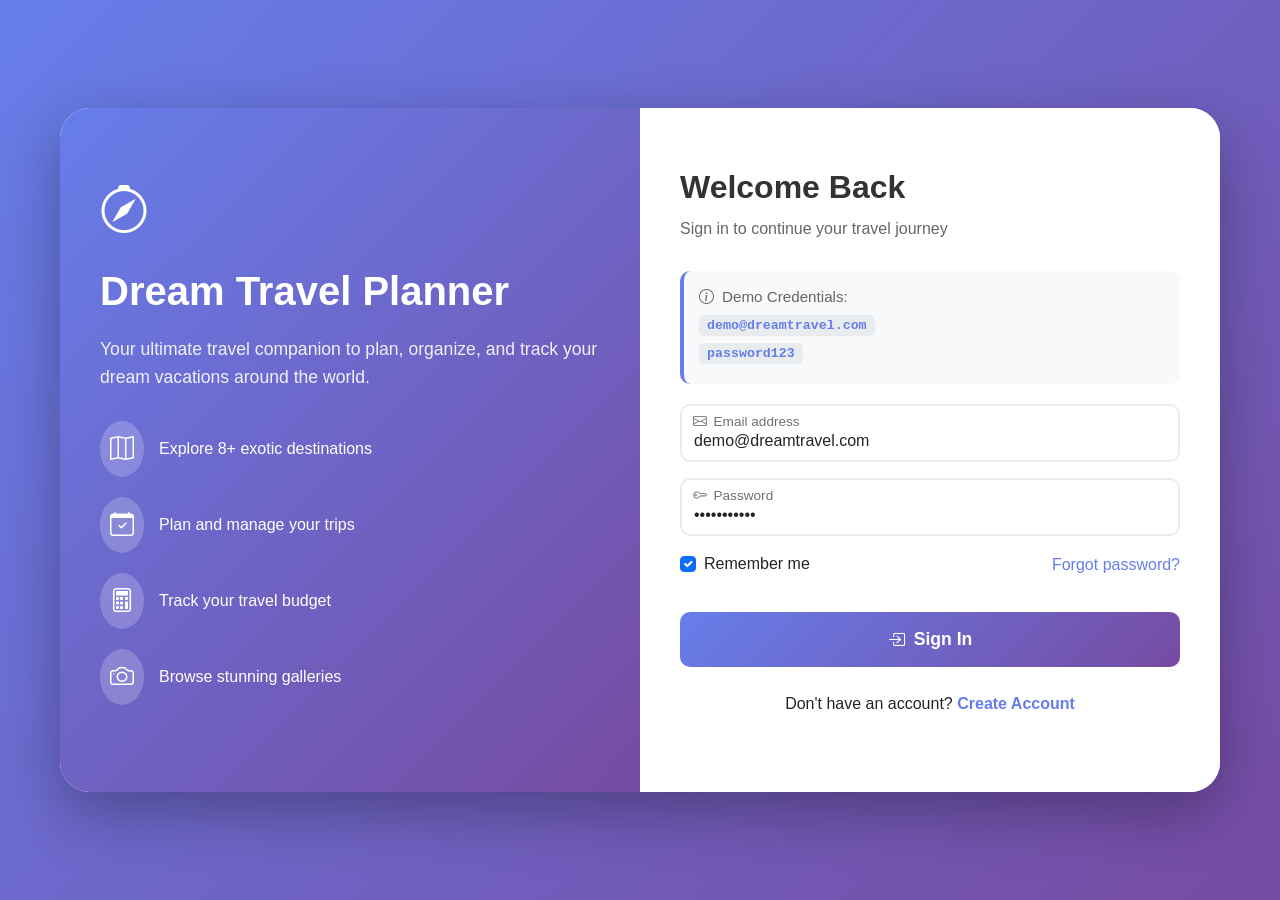
<file: index.html>
<!DOCTYPE html>
<html lang="en">
<head>
    <meta charset="UTF-8">
    <meta name="viewport" content="width=device-width, initial-scale=1.0">
    <title>Dream Travel Planner - Home</title>
    <link href="https://cdn.jsdelivr.net/npm/bootstrap@5.3.2/dist/css/bootstrap.min.css" rel="stylesheet">
    <link rel="stylesheet" href="https://cdn.jsdelivr.net/npm/bootstrap-icons@1.11.3/font/bootstrap-icons.min.css">
    <link rel="stylesheet" href="css/style.css">
</head>
<body>
    <!-- Navigation -->
    <nav class="navbar navbar-expand-lg navbar-dark sticky-top">
        <div class="container">
            <a class="navbar-brand" href="index.html">
                <i class="bi bi-compass"></i> DreamTravel
            </a>
            <button class="navbar-toggler" type="button" data-bs-toggle="collapse" data-bs-target="#navbarNav">
                <span class="navbar-toggler-icon"></span>
            </button>
            <div class="collapse navbar-collapse" id="navbarNav">
                <ul class="navbar-nav ms-auto">
                    <li class="nav-item"><a class="nav-link active" href="index.html">Home</a></li>
                    <li class="nav-item"><a class="nav-link" href="destinations.html">Destinations</a></li>
                    <li class="nav-item"><a class="nav-link" href="planner.html">Planner</a></li>
                    <li class="nav-item"><a class="nav-link" href="budget.html">Budget</a></li>
                    <li class="nav-item"><a class="nav-link" href="gallery.html">Gallery</a></li>
                    <li class="nav-item"><a class="nav-link" href="tips.html">Tips</a></li>
                    <li class="nav-item"><a class="nav-link" href="reviews.html">Reviews</a></li>
                    <li class="nav-item"><a class="nav-link" href="about.html">About</a></li>
                    <li class="nav-item"><a class="nav-link" href="contact.html">Contact</a></li>
                    
                    <!-- User Menu -->
                    <li class="nav-item dropdown" id="userMenu"></li>
                </ul>
            </div>
        </div>
    </nav>

    <!-- Hero Section -->
    <section class="hero">
        <div class="hero-content">
            <h1>Plan Your Dream Destination!!</h1>
            <p>Continue planning your dream vacation</p>
            <div>
                <a href="destinations.html" class="btn btn-primary me-3">Explore Destinations</a>
                <a href="planner.html" class="btn btn-outline">Start Planning</a>
            </div>
        </div>
    </section>

    <!-- Popular Destinations -->
    <div class="container py-5">
        <h2 class="section-title">Popular Destinations</h2>
        <div class="row g-4">
            <div class="col-md-4">
                <div class="card" onclick="window.location.href='destination-details.html?city=paris'">
                    <img src="images/paris.jpg" class="card-img-top" alt="Paris">
                    <div class="card-body">
                        <h5 class="card-title">Paris, France</h5>
                        <p class="card-text">The city of love, art, and exquisite cuisine awaits you.</p>
                        <span class="btn btn-primary">Explore →</span>
                    </div>
                </div>
            </div>
            <div class="col-md-4">
                <div class="card" onclick="window.location.href='destination-details.html?city=bali'">
                    <img src="images/Bali.jpg" class="card-img-top" alt="Bali">
                    <div class="card-body">
                        <h5 class="card-title">Bali, Indonesia</h5>
                        <p class="card-text">Tropical paradise with stunning beaches and rich culture.</p>
                        <span class="btn btn-primary">Explore →</span>
                    </div>
                </div>
            </div>
            <div class="col-md-4">
                <div class="card" onclick="window.location.href='destination-details.html?city=india'">
                    <img src="images/India.jpg" class="card-img-top" alt="Agra, India">
                    <div class="card-body">
                        <h5 class="card-title">Agra, India</h5>
                        <p class="card-text">Home to the magnificent Taj Mahal, one of the Seven Wonders.</p>
                        <span class="btn btn-primary">Explore →</span>
                    </div>
                </div>
            </div>
        </div>
    </div>

    <!-- Features -->
    <div class="container py-5">
        <div class="row g-4">
            <div class="col-md-4 text-center">
                <i class="bi bi-map fs-1 text-primary"></i>
                <h4 class="mt-3">Smart Planning</h4>
                <p>Create detailed itineraries with our intuitive planner</p>
            </div>
            <div class="col-md-4 text-center">
                <i class="bi bi-calculator fs-1 text-primary"></i>
                <h4 class="mt-3">Budget Tracker</h4>
                <p>Keep your travel expenses under control</p>
            </div>
            <div class="col-md-4 text-center">
                <i class="bi bi-camera fs-1 text-primary"></i>
                <h4 class="mt-3">Travel Tips</h4>
                <p>Expert advice for unforgettable journeys</p>
            </div>
        </div>
    </div>

    <!-- Footer -->
    <footer class="text-center">
        <div class="container">
            <p class="mb-0">© 2026 Dream Travel Planner. All rights reserved.</p>
            <p class="mb-0 mt-2">
                <a href="#" class="text-decoration-none me-3">Privacy Policy</a>
                <a href="#" class="text-decoration-none">Terms of Service</a>
            </p>
        </div>
    </footer>

    <script src="https://cdn.jsdelivr.net/npm/bootstrap@5.3.2/dist/js/bootstrap.bundle.min.js"></script>
    
    <!-- Auth Check and User Menu Script -->
    <script>
        (function() {
            // Check if user is logged in
            const user = localStorage.getItem('dreamTravelUser');
            const currentPage = window.location.pathname.split('/').pop();
            
            // Pages that don't require authentication
            const publicPages = ['login.html', 'signup.html'];
            
            // If not logged in and not on public page, redirect to login
            if (!user && !publicPages.includes(currentPage)) {
                window.location.href = 'login.html';
                return;
            }
            
            if (user) {
                const userData = JSON.parse(user);
                
                // Update welcome message
                const userNameSpan = document.getElementById('userName');
                if (userNameSpan) {
                    userNameSpan.textContent = userData.name || userData.email.split('@')[0];
                }
                
                // Update user menu with Profile link
                const userMenu = document.getElementById('userMenu');
                if (userMenu) {
                    userMenu.innerHTML = `
                        <a class="nav-link dropdown-toggle" href="#" role="button" data-bs-toggle="dropdown">
                            <i class="bi bi-person-circle"></i> ${userData.name || userData.email.split('@')[0]}
                        </a>
                        <ul class="dropdown-menu dropdown-menu-end">
                            <li><a class="dropdown-item" href="profile.html"><i class="bi bi-person me-2"></i>Profile</a></li>
                            <li><a class="dropdown-item" href="planner.html"><i class="bi bi-suitcase me-2"></i>My Trips</a></li>
                            <li><hr class="dropdown-divider"></li>
                            <li><a class="dropdown-item text-danger" href="#" onclick="logout()"><i class="bi bi-box-arrow-right me-2"></i>Logout</a></li>
                        </ul>
                    `;
                }
            }
        })();
        
        function logout() {
            localStorage.removeItem('dreamTravelUser');
            window.location.href = 'login.html';
        }
    </script>
</body>
</html>
</file>
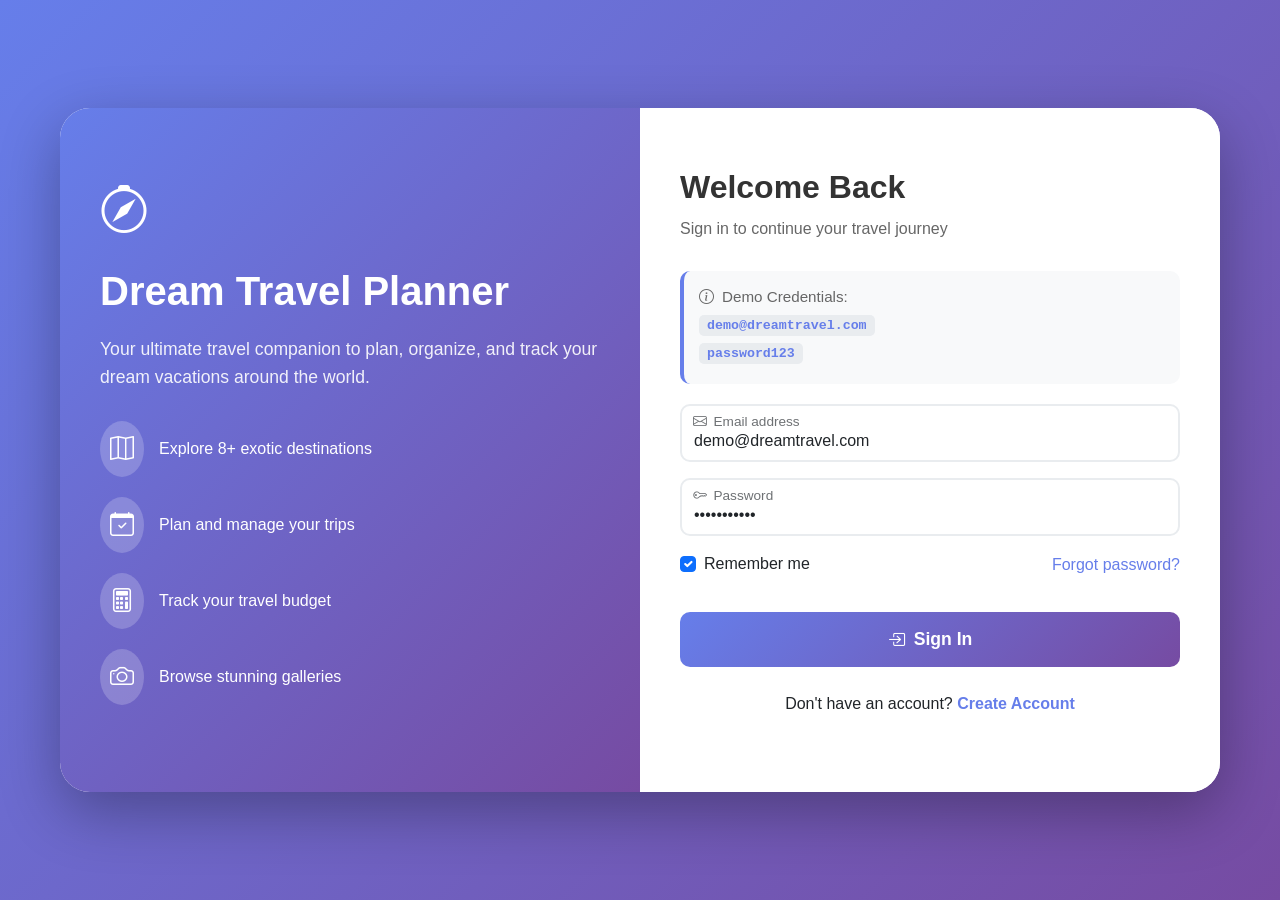
<file: about.html>
<!DOCTYPE html>
<html lang="en">
<head>
    <meta charset="UTF-8">
    <meta name="viewport" content="width=device-width, initial-scale=1.0">
    <title>About Us - Dream Travel Planner</title>
    <link href="https://cdn.jsdelivr.net/npm/bootstrap@5.3.2/dist/css/bootstrap.min.css" rel="stylesheet">
    <link rel="stylesheet" href="https://cdn.jsdelivr.net/npm/bootstrap-icons@1.11.3/font/bootstrap-icons.min.css">
    <link rel="stylesheet" href="css/style.css">
</head>
<body>
    <nav class="navbar navbar-expand-lg navbar-dark sticky-top">
        <div class="container">
            <a class="navbar-brand" href="index.html"><i class="bi bi-compass"></i> DreamTravel</a>
            <button class="navbar-toggler" type="button" data-bs-toggle="collapse" data-bs-target="#navbarNav">
                <span class="navbar-toggler-icon"></span>
            </button>
            <div class="collapse navbar-collapse" id="navbarNav">
                <ul class="navbar-nav ms-auto">
                    <li class="nav-item"><a class="nav-link" href="index.html">Home</a></li>
                    <li class="nav-item"><a class="nav-link" href="destinations.html">Destinations</a></li>
                    <li class="nav-item"><a class="nav-link" href="planner.html">Planner</a></li>
                    <li class="nav-item"><a class="nav-link" href="budget.html">Budget</a></li>
                    <li class="nav-item"><a class="nav-link" href="gallery.html">Gallery</a></li>
                    <li class="nav-item"><a class="nav-link" href="tips.html">Tips</a></li>
                    <li class="nav-item"><a class="nav-link" href="reviews.html">Reviews</a></li>
                    <li class="nav-item"><a class="nav-link active" href="about.html">About</a></li>
                    <li class="nav-item"><a class="nav-link" href="contact.html">Contact</a></li>
                    
                    <!-- User Menu -->
                    <li class="nav-item dropdown" id="userMenu"></li>
                </ul>
            </div>
        </div>
    </nav>

    <div class="container py-5">
        <div class="row align-items-center">
            <div class="col-lg-6">
                <h1 class="display-4 fw-bold mb-4">Our Story</h1>
                <p class="lead mb-4">Dream Travel Planner was born from a passion for exploration and a desire to make travel planning effortless.</p>
                <p class="mb-4">Founded in 2025, we've helped thousands of travelers create unforgettable journeys. Our platform combines local expertise with smart technology to deliver the best travel planning experience.</p>
                <div class="row g-3">
                    <div class="col-6">
                        <h3 class="fw-bold text-primary">10K+</h3>
                        <p>Happy Travelers</p>
                    </div>
                    <div class="col-6">
                        <h3 class="fw-bold text-primary">100+</h3>
                        <p>Destinations</p>
                    </div>
                </div>
            </div>
            <div class="col-lg-6">
                <img src="images/Netherland.jpg" class="img-fluid rounded-4 shadow" alt="About us">
            </div>
        </div>
    </div>

    <footer class="text-center">
        <div class="container">
            <p class="mb-0">© 2026 Dream Travel Planner. All rights reserved.</p>
            <p class="mb-0 mt-2">
                <a href="#" class="text-decoration-none me-3">Privacy Policy</a>
                <a href="#" class="text-decoration-none">Terms of Service</a>
            </p>
        </div>
    </footer>

    <script src="https://cdn.jsdelivr.net/npm/bootstrap@5.3.2/dist/js/bootstrap.bundle.min.js"></script>
    
    <!-- Auth Check and User Menu Script -->
    <script>
        (function() {
            const user = localStorage.getItem('dreamTravelUser');
            const currentPage = window.location.pathname.split('/').pop();
            const publicPages = ['login.html', 'signup.html'];
            
            if (!user && !publicPages.includes(currentPage)) {
                window.location.href = 'login.html';
                return;
            }
            
            if (user) {
                const userData = JSON.parse(user);
                const userMenu = document.getElementById('userMenu');
                if (userMenu) {
                    userMenu.innerHTML = `
                        <a class="nav-link dropdown-toggle" href="#" role="button" data-bs-toggle="dropdown">
                            <i class="bi bi-person-circle"></i> ${userData.name || userData.email.split('@')[0]}
                        </a>
                        <ul class="dropdown-menu dropdown-menu-end">
                            <li><a class="dropdown-item" href="profile.html"><i class="bi bi-person me-2"></i>Profile</a></li>
                            <li><a class="dropdown-item" href="planner.html"><i class="bi bi-suitcase me-2"></i>My Trips</a></li>
                            <li><hr class="dropdown-divider"></li>
                            <li><a class="dropdown-item text-danger" href="#" onclick="logout()"><i class="bi bi-box-arrow-right me-2"></i>Logout</a></li>
                        </ul>
                    `;
                }
            }
        })();
        
        function logout() {
            localStorage.removeItem('dreamTravelUser');
            window.location.href = 'login.html';
        }
    </script>
</body>
</html>
</file>
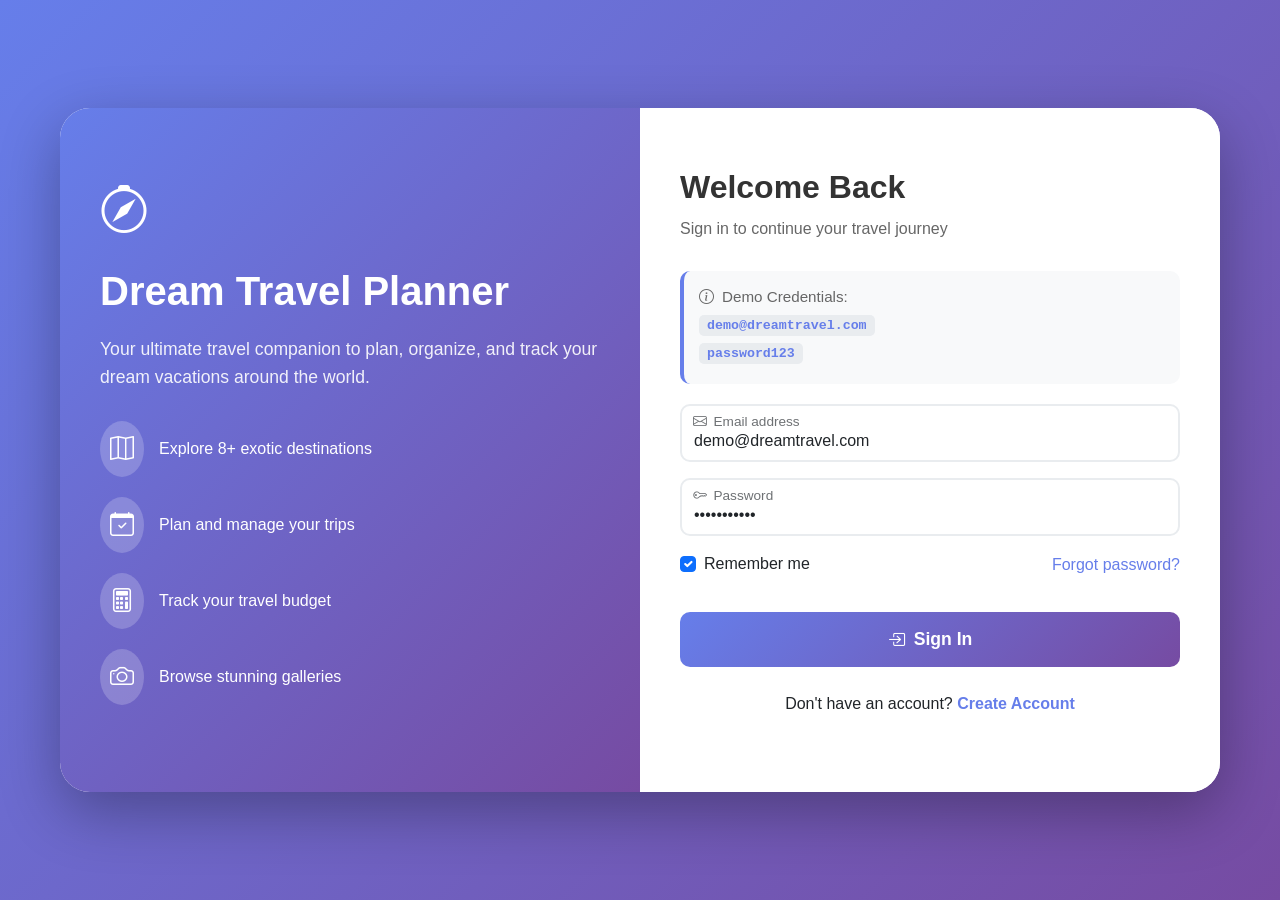
<file: budget.html>
<!DOCTYPE html>
<html lang="en">
<head>
    <meta charset="UTF-8">
    <meta name="viewport" content="width=device-width, initial-scale=1.0">
    <title>Budget Planner - Dream Travel</title>
    <link href="https://cdn.jsdelivr.net/npm/bootstrap@5.3.2/dist/css/bootstrap.min.css" rel="stylesheet">
    <link rel="stylesheet" href="https://cdn.jsdelivr.net/npm/bootstrap-icons@1.11.3/font/bootstrap-icons.min.css">
    <link rel="stylesheet" href="css/style.css">
    <style>
        .budget-dashboard {
            background: linear-gradient(135deg, #667eea 0%, #764ba2 100%);
            border-radius: 30px;
            padding: 30px;
            color: white;
            margin-bottom: 30px;
        }
        
        .expense-card {
            background: white;
            border-radius: 20px;
            padding: 20px;
            box-shadow: 0 5px 20px rgba(0,0,0,0.05);
            margin-bottom: 20px;
            border-left: 5px solid #f7b731;
        }
        
        .category-badge {
            display: inline-block;
            padding: 5px 15px;
            border-radius: 50px;
            font-size: 0.85rem;
            font-weight: 600;
        }
        
        .category-badge.accommodation { background: #e3f2fd; color: #1976d2; }
        .category-badge.transport { background: #e8f5e9; color: #388e3c; }
        .category-badge.food { background: #fff3e0; color: #f57c00; }
        .category-badge.activities { background: #f3e5f5; color: #7b1fa2; }
        .category-badge.shopping { background: #ffebee; color: #c62828; }
        .category-badge.other { background: #eeeeee; color: #616161; }
        
        .progress-bar-custom {
            height: 10px;
            border-radius: 5px;
            background: #e9ecef;
            overflow: hidden;
        }
        
        .progress-fill {
            height: 100%;
            background: linear-gradient(90deg, #f7b731, #f39c12);
            border-radius: 5px;
            transition: width 0.3s ease;
        }
        
        .stat-card {
            background: white;
            border-radius: 15px;
            padding: 20px;
            text-align: center;
            box-shadow: 0 5px 15px rgba(0,0,0,0.05);
        }
        
        .stat-card i {
            font-size: 2rem;
            color: #f7b731;
            margin-bottom: 10px;
        }
        
        .stat-card h3 {
            font-size: 1.8rem;
            font-weight: 700;
            margin-bottom: 5px;
            color: #1e2b37;
        }
        
        .stat-card p {
            color: #6c757d;
            margin-bottom: 0;
        }
        
        .expense-item {
            display: flex;
            justify-content: space-between;
            align-items: center;
            padding: 15px;
            border-bottom: 1px solid #e9ecef;
            transition: background 0.2s ease;
        }
        
        .expense-item:hover {
            background: #f8f9fa;
        }
        
        .expense-item:last-child {
            border-bottom: none;
        }
        
        .delete-expense {
            color: #dc3545;
            cursor: pointer;
            opacity: 0.5;
            transition: opacity 0.2s ease;
        }
        
        .delete-expense:hover {
            opacity: 1;
        }
        
        .budget-alert {
            background: #fff3cd;
            border: 1px solid #ffeeba;
            color: #856404;
            padding: 15px 20px;
            border-radius: 10px;
            margin-bottom: 20px;
        }
        
        .currency-input-group {
            position: relative;
        }
        
        .currency-input-group:before {
            content: '$';
            position: absolute;
            left: 15px;
            top: 50%;
            transform: translateY(-50%);
            color: #6c757d;
            font-weight: 600;
            z-index: 1;
        }
        
        .currency-input-group input {
            padding-left: 30px;
        }
    </style>
</head>
<body>
    <!-- Navigation -->
    <nav class="navbar navbar-expand-lg navbar-dark sticky-top">
        <div class="container">
            <a class="navbar-brand" href="index.html">
                <i class="bi bi-compass"></i> DreamTravel
            </a>
            <button class="navbar-toggler" type="button" data-bs-toggle="collapse" data-bs-target="#navbarNav">
                <span class="navbar-toggler-icon"></span>
            </button>
            <div class="collapse navbar-collapse" id="navbarNav">
                <ul class="navbar-nav ms-auto">
                    <li class="nav-item"><a class="nav-link" href="index.html">Home</a></li>
                    <li class="nav-item"><a class="nav-link" href="destinations.html">Destinations</a></li>
                    <li class="nav-item"><a class="nav-link" href="planner.html">Planner</a></li>
                    <li class="nav-item"><a class="nav-link active" href="budget.html">Budget</a></li>
                    <li class="nav-item"><a class="nav-link" href="gallery.html">Gallery</a></li>
                    <li class="nav-item"><a class="nav-link" href="tips.html">Tips</a></li>
                    <li class="nav-item"><a class="nav-link" href="reviews.html">Reviews</a></li>
                    <li class="nav-item"><a class="nav-link" href="about.html">About</a></li>
                    <li class="nav-item"><a class="nav-link" href="contact.html">Contact</a></li>
                    
                    <!-- User Menu -->
                    <li class="nav-item dropdown" id="userMenu"></li>
                </ul>
            </div>
        </div>
    </nav>

    <!-- Main Content -->
    <div class="container py-5">
        <!-- Dashboard Header -->
        <div class="budget-dashboard">
            <div class="row align-items-center">
                <div class="col-md-8">
                    <h1 class="display-4 fw-bold mb-3">Travel Budget Planner</h1>
                    <p class="lead mb-0">Track your expenses, stay within budget, and make the most of your journey</p>
                </div>
                <div class="col-md-4 text-md-end">
                    <i class="bi bi-calculator-fill" style="font-size: 5rem; opacity: 0.3;"></i>
                </div>
            </div>
        </div>

        <!-- Statistics Cards -->
        <div class="row g-4 mb-5">
            <div class="col-md-3">
                <div class="stat-card">
                    <i class="bi bi-wallet2"></i>
                    <h3 id="totalBudget">2000</h3>
                    <p>Total Budget</p>
                </div>
            </div>
            <div class="col-md-3">
                <div class="stat-card">
                    <i class="bi bi-cash-stack"></i>
                    <h3 id="totalSpent">0</h3>
                    <p>Total Spent</p>
                </div>
            </div>
            <div class="col-md-3">
                <div class="stat-card">
                    <i class="bi bi-piggy-bank"></i>
                    <h3 id="remainingBudget">2000</h3>
                    <p>Remaining</p>
                </div>
            </div>
            <div class="col-md-3">
                <div class="stat-card">
                    <i class="bi bi-bar-chart"></i>
                    <h3 id="expenseCount">0</h3>
                    <p>Expenses</p>
                </div>
            </div>
        </div>

        <!-- Budget Alert -->
        <div id="budgetAlert" class="budget-alert" style="display: none;">
            <i class="bi bi-exclamation-triangle-fill me-2"></i>
            <strong>Warning:</strong> You've exceeded your budget! Consider reviewing your expenses.
        </div>

        <div class="row">
            <!-- Add Expense Form -->
            <div class="col-lg-5 mb-4">
                <div class="budget-card">
                    <h4 class="mb-4">
                        <i class="bi bi-plus-circle-fill text-primary me-2"></i>
                        Add New Expense
                    </h4>
                    
                    <form id="expenseForm">
                        <div class="mb-3">
                            <label class="form-label fw-bold">Expense Name</label>
                            <input type="text" class="form-control" id="expenseName" placeholder="e.g., Flight ticket, Hotel, Dinner" required>
                        </div>
                        
                        <div class="mb-3">
                            <label class="form-label fw-bold">Amount ($)</label>
                            <div class="currency-input-group">
                                <input type="number" class="form-control" id="expenseAmount" placeholder="0.00" step="0.01" min="0" required>
                            </div>
                        </div>
                        
                        <div class="mb-3">
                            <label class="form-label fw-bold">Category</label>
                            <select class="form-select" id="expenseCategory" required>
                                <option value="">Select category</option>
                                <option value="accommodation">🏨 Accommodation</option>
                                <option value="transport">✈️ Transport</option>
                                <option value="food">🍽️ Food & Dining</option>
                                <option value="activities">🎯 Activities</option>
                                <option value="shopping">🛍️ Shopping</option>
                                <option value="other">📦 Other</option>
                            </select>
                        </div>
                        
                        <div class="mb-4">
                            <label class="form-label fw-bold">Date</label>
                            <input type="date" class="form-control" id="expenseDate" required>
                        </div>
                        
                        <button type="submit" class="btn btn-primary w-100 py-3">
                            <i class="bi bi-check-circle me-2"></i>Add Expense
                        </button>
                    </form>

                    <hr class="my-4">

                    <!-- Quick Add Templates -->
                    <h6 class="fw-bold mb-3">Quick Add Templates:</h6>
                    <div class="d-flex flex-wrap gap-2">
                        <button class="btn btn-sm btn-outline-primary quick-add" data-name="Flight" data-amount="500" data-category="transport">✈️ Flight ($500)</button>
                        <button class="btn btn-sm btn-outline-primary quick-add" data-name="Hotel" data-amount="150" data-category="accommodation">🏨 Hotel ($150)</button>
                        <button class="btn btn-sm btn-outline-primary quick-add" data-name="Dinner" data-amount="50" data-category="food">🍽️ Dinner ($50)</button>
                        <button class="btn btn-sm btn-outline-primary quick-add" data-name="Taxi" data-amount="30" data-category="transport">🚕 Taxi ($30)</button>
                        <button class="btn btn-sm btn-outline-primary quick-add" data-name="Museum" data-amount="25" data-category="activities">🎨 Museum ($25)</button>
                        <button class="btn btn-sm btn-outline-primary quick-add" data-name="Souvenirs" data-amount="40" data-category="shopping">🎁 Souvenirs ($40)</button>
                    </div>
                </div>
            </div>

            <!-- Expenses List -->
            <div class="col-lg-7">
                <div class="budget-card">
                    <div class="d-flex justify-content-between align-items-center mb-4">
                        <h4 class="mb-0">
                            <i class="bi bi-list-ul text-primary me-2"></i>
                            Expense History
                        </h4>
                        <div>
                            <button class="btn btn-outline-danger btn-sm me-2" id="clearAllBtn">
                                <i class="bi bi-trash me-1"></i>Clear All
                            </button>
                            <button class="btn btn-outline-secondary btn-sm" id="exportBtn">
                                <i class="bi bi-download me-1"></i>Export
                            </button>
                        </div>
                    </div>

                    <!-- Category Filters -->
                    <div class="d-flex flex-wrap gap-2 mb-4">
                        <button class="btn btn-sm btn-outline-secondary filter-btn active" data-filter="all">All</button>
                        <button class="btn btn-sm btn-outline-secondary filter-btn" data-filter="accommodation">🏨 Accommodation</button>
                        <button class="btn btn-sm btn-outline-secondary filter-btn" data-filter="transport">✈️ Transport</button>
                        <button class="btn btn-sm btn-outline-secondary filter-btn" data-filter="food">🍽️ Food</button>
                        <button class="btn btn-sm btn-outline-secondary filter-btn" data-filter="activities">🎯 Activities</button>
                        <button class="btn btn-sm btn-outline-secondary filter-btn" data-filter="shopping">🛍️ Shopping</button>
                        <button class="btn btn-sm btn-outline-secondary filter-btn" data-filter="other">📦 Other</button>
                    </div>

                    <!-- Progress Bar -->
                    <div class="mb-4">
                        <div class="d-flex justify-content-between mb-2">
                            <span class="fw-bold">Budget Usage</span>
                            <span id="budgetPercentage">0%</span>
                        </div>
                        <div class="progress-bar-custom">
                            <div id="budgetProgress" class="progress-fill" style="width: 0%;"></div>
                        </div>
                    </div>

                    <!-- Expenses List Container -->
                    <div id="expensesContainer" style="max-height: 400px; overflow-y: auto;">
                        <div class="text-center text-muted py-5">
                            <i class="bi bi-inbox fs-1 d-block mb-3"></i>
                            <p>No expenses yet. Add your first expense!</p>
                        </div>
                    </div>

                    <!-- Category Summary -->
                    <div class="mt-4 pt-3 border-top">
                        <h6 class="fw-bold mb-3">Spending by Category</h6>
                        <div id="categorySummary">
                            <!-- Category summaries will be dynamically added -->
                        </div>
                    </div>
                </div>
            </div>
        </div>
    </div>

    <!-- Footer -->
    <footer class="text-center">
        <div class="container">
            <p class="mb-0">© 2026 Dream Travel Planner. All rights reserved.</p>
            <p class="mb-0 mt-2">
                <a href="#" class="text-decoration-none me-3">Privacy Policy</a>
                <a href="#" class="text-decoration-none">Terms of Service</a>
            </p>
        </div>
    </footer>

    <script src="https://cdn.jsdelivr.net/npm/bootstrap@5.3.2/dist/js/bootstrap.bundle.min.js"></script>
    
    <!-- Budget Planner Script -->
    <script>
        class BudgetPlanner {
            constructor() {
                this.expenses = [];
                this.totalBudget = 2000;
                this.filter = 'all';
                this.loadFromStorage();
                this.initEventListeners();
                this.updateDisplay();
            }

            initEventListeners() {
                document.getElementById('expenseForm').addEventListener('submit', (e) => {
                    e.preventDefault();
                    this.addExpense();
                });

                document.querySelectorAll('.quick-add').forEach(btn => {
                    btn.addEventListener('click', () => {
                        document.getElementById('expenseName').value = btn.dataset.name;
                        document.getElementById('expenseAmount').value = btn.dataset.amount;
                        document.getElementById('expenseCategory').value = btn.dataset.category;
                        document.getElementById('expenseDate').value = new Date().toISOString().split('T')[0];
                    });
                });

                document.querySelectorAll('.filter-btn').forEach(btn => {
                    btn.addEventListener('click', () => {
                        document.querySelectorAll('.filter-btn').forEach(b => b.classList.remove('active'));
                        btn.classList.add('active');
                        this.filter = btn.dataset.filter;
                        this.displayExpenses();
                    });
                });

                document.getElementById('clearAllBtn').addEventListener('click', () => {
                    if (confirm('Are you sure you want to delete all expenses?')) {
                        this.expenses = [];
                        this.saveToStorage();
                        this.updateDisplay();
                    }
                });

                document.getElementById('exportBtn').addEventListener('click', () => {
                    this.exportData();
                });

                document.getElementById('expenseDate').valueAsDate = new Date();
            }

            addExpense() {
                const name = document.getElementById('expenseName').value;
                const amount = parseFloat(document.getElementById('expenseAmount').value);
                const category = document.getElementById('expenseCategory').value;
                const date = document.getElementById('expenseDate').value;

                if (!name || !amount || !category || !date) {
                    alert('Please fill all fields');
                    return;
                }

                const expense = {
                    id: Date.now(),
                    name: name,
                    amount: amount,
                    category: category,
                    date: date,
                    timestamp: new Date(date).getTime()
                };

                this.expenses.push(expense);
                this.sortExpensesByDate();
                this.saveToStorage();
                this.updateDisplay();
                
                document.getElementById('expenseForm').reset();
                document.getElementById('expenseDate').valueAsDate = new Date();
            }

            deleteExpense(id) {
                this.expenses = this.expenses.filter(e => e.id !== id);
                this.saveToStorage();
                this.updateDisplay();
            }

            sortExpensesByDate() {
                this.expenses.sort((a, b) => b.timestamp - a.timestamp);
            }

            getFilteredExpenses() {
                if (this.filter === 'all') return this.expenses;
                return this.expenses.filter(e => e.category === this.filter);
            }

            calculateTotals() {
                const totalSpent = this.expenses.reduce((sum, e) => sum + e.amount, 0);
                const remaining = this.totalBudget - totalSpent;
                const percentage = (totalSpent / this.totalBudget) * 100;

                return {
                    totalSpent: totalSpent,
                    remaining: remaining,
                    percentage: Math.min(percentage, 100),
                    count: this.expenses.length
                };
            }

            calculateCategoryTotals() {
                const categories = {};
                this.expenses.forEach(expense => {
                    if (!categories[expense.category]) {
                        categories[expense.category] = 0;
                    }
                    categories[expense.category] += expense.amount;
                });
                return categories;
            }

            displayExpenses() {
                const container = document.getElementById('expensesContainer');
                const filtered = this.getFilteredExpenses();

                if (filtered.length === 0) {
                    container.innerHTML = `
                        <div class="text-center text-muted py-5">
                            <i class="bi bi-inbox fs-1 d-block mb-3"></i>
                            <p>No expenses in this category.</p>
                        </div>
                    `;
                    return;
                }

                container.innerHTML = filtered.map(expense => `
                    <div class="expense-item">
                        <div class="d-flex align-items-center">
                            <div class="me-3">
                                <span class="category-badge ${expense.category}">
                                    ${this.getCategoryIcon(expense.category)}
                                </span>
                            </div>
                            <div>
                                <h6 class="mb-1 fw-bold">${expense.name}</h6>
                                <small class="text-muted">
                                    <i class="bi bi-calendar3 me-1"></i>${this.formatDate(expense.date)}
                                </small>
                            </div>
                        </div>
                        <div class="d-flex align-items-center">
                            <span class="fw-bold me-3">$${expense.amount.toFixed(2)}</span>
                            <i class="bi bi-x-circle-fill delete-expense" onclick="budgetPlanner.deleteExpense(${expense.id})"></i>
                        </div>
                    </div>
                `).join('');
            }

            displayCategorySummary() {
                const categories = this.calculateCategoryTotals();
                const total = this.calculateTotals().totalSpent;
                const container = document.getElementById('categorySummary');

                if (Object.keys(categories).length === 0) {
                    container.innerHTML = '<p class="text-muted small">No spending data</p>';
                    return;
                }

                const categoryNames = {
                    accommodation: 'Accommodation',
                    transport: 'Transport',
                    food: 'Food & Dining',
                    activities: 'Activities',
                    shopping: 'Shopping',
                    other: 'Other'
                };

                container.innerHTML = Object.entries(categories).map(([cat, amount]) => {
                    const percentage = total > 0 ? (amount / total) * 100 : 0;
                    return `
                        <div class="mb-2">
                            <div class="d-flex justify-content-between small">
                                <span>${categoryNames[cat] || cat}</span>
                                <span class="fw-bold">$${amount.toFixed(2)} (${percentage.toFixed(1)}%)</span>
                            </div>
                            <div class="progress-bar-custom" style="height: 5px;">
                                <div class="progress-fill" style="width: ${percentage}%;"></div>
                            </div>
                        </div>
                    `;
                }).join('');
            }

            updateDisplay() {
                const totals = this.calculateTotals();
                
                document.getElementById('totalBudget').textContent = `$${this.totalBudget}`;
                document.getElementById('totalSpent').textContent = `$${totals.totalSpent.toFixed(2)}`;
                document.getElementById('remainingBudget').textContent = `$${totals.remaining.toFixed(2)}`;
                document.getElementById('expenseCount').textContent = totals.count;
                
                document.getElementById('budgetPercentage').textContent = `${totals.percentage.toFixed(1)}%`;
                document.getElementById('budgetProgress').style.width = `${totals.percentage}%`;
                
                const alert = document.getElementById('budgetAlert');
                if (totals.totalSpent > this.totalBudget) {
                    alert.style.display = 'block';
                } else {
                    alert.style.display = 'none';
                }

                this.displayExpenses();
                this.displayCategorySummary();
            }

            getCategoryIcon(category) {
                const icons = {
                    accommodation: '🏨',
                    transport: '✈️',
                    food: '🍽️',
                    activities: '🎯',
                    shopping: '🛍️',
                    other: '📦'
                };
                return icons[category] || '📌';
            }

            formatDate(dateString) {
                const options = { year: 'numeric', month: 'short', day: 'numeric' };
                return new Date(dateString).toLocaleDateString(undefined, options);
            }

            saveToStorage() {
                localStorage.setItem('travelExpenses', JSON.stringify(this.expenses));
                localStorage.setItem('travelBudget', this.totalBudget.toString());
            }

            loadFromStorage() {
                const saved = localStorage.getItem('travelExpenses');
                if (saved) {
                    this.expenses = JSON.parse(saved);
                }
                
                const savedBudget = localStorage.getItem('travelBudget');
                if (savedBudget) {
                    this.totalBudget = parseFloat(savedBudget);
                }
            }

            exportData() {
                const data = {
                    expenses: this.expenses,
                    totalBudget: this.totalBudget,
                    totalSpent: this.calculateTotals().totalSpent,
                    exportDate: new Date().toISOString()
                };

                const blob = new Blob([JSON.stringify(data, null, 2)], { type: 'application/json' });
                const url = URL.createObjectURL(blob);
                const a = document.createElement('a');
                a.href = url;
                a.download = `travel-budget-${new Date().toISOString().split('T')[0]}.json`;
                a.click();
                URL.revokeObjectURL(url);
            }
        }

        const budgetPlanner = new BudgetPlanner();
    </script>
    
    <!-- Auth Check and User Menu Script -->
    <script>
        (function() {
            const user = localStorage.getItem('dreamTravelUser');
            const currentPage = window.location.pathname.split('/').pop();
            const publicPages = ['login.html', 'signup.html'];
            
            if (!user && !publicPages.includes(currentPage)) {
                window.location.href = 'login.html';
                return;
            }
            
            if (user) {
                const userData = JSON.parse(user);
                const userMenu = document.getElementById('userMenu');
                if (userMenu) {
                    userMenu.innerHTML = `
                        <a class="nav-link dropdown-toggle" href="#" role="button" data-bs-toggle="dropdown">
                            <i class="bi bi-person-circle"></i> ${userData.name || userData.email.split('@')[0]}
                        </a>
                        <ul class="dropdown-menu dropdown-menu-end">
                            <li><a class="dropdown-item" href="profile.html"><i class="bi bi-person me-2"></i>Profile</a></li>
                            <li><a class="dropdown-item" href="planner.html"><i class="bi bi-suitcase me-2"></i>My Trips</a></li>
                            <li><hr class="dropdown-divider"></li>
                            <li><a class="dropdown-item text-danger" href="#" onclick="logout()"><i class="bi bi-box-arrow-right me-2"></i>Logout</a></li>
                        </ul>
                    `;
                }
            }
        })();
        
        function logout() {
            localStorage.removeItem('dreamTravelUser');
            window.location.href = 'login.html';
        }
    </script>
</body>
</html>
</file>
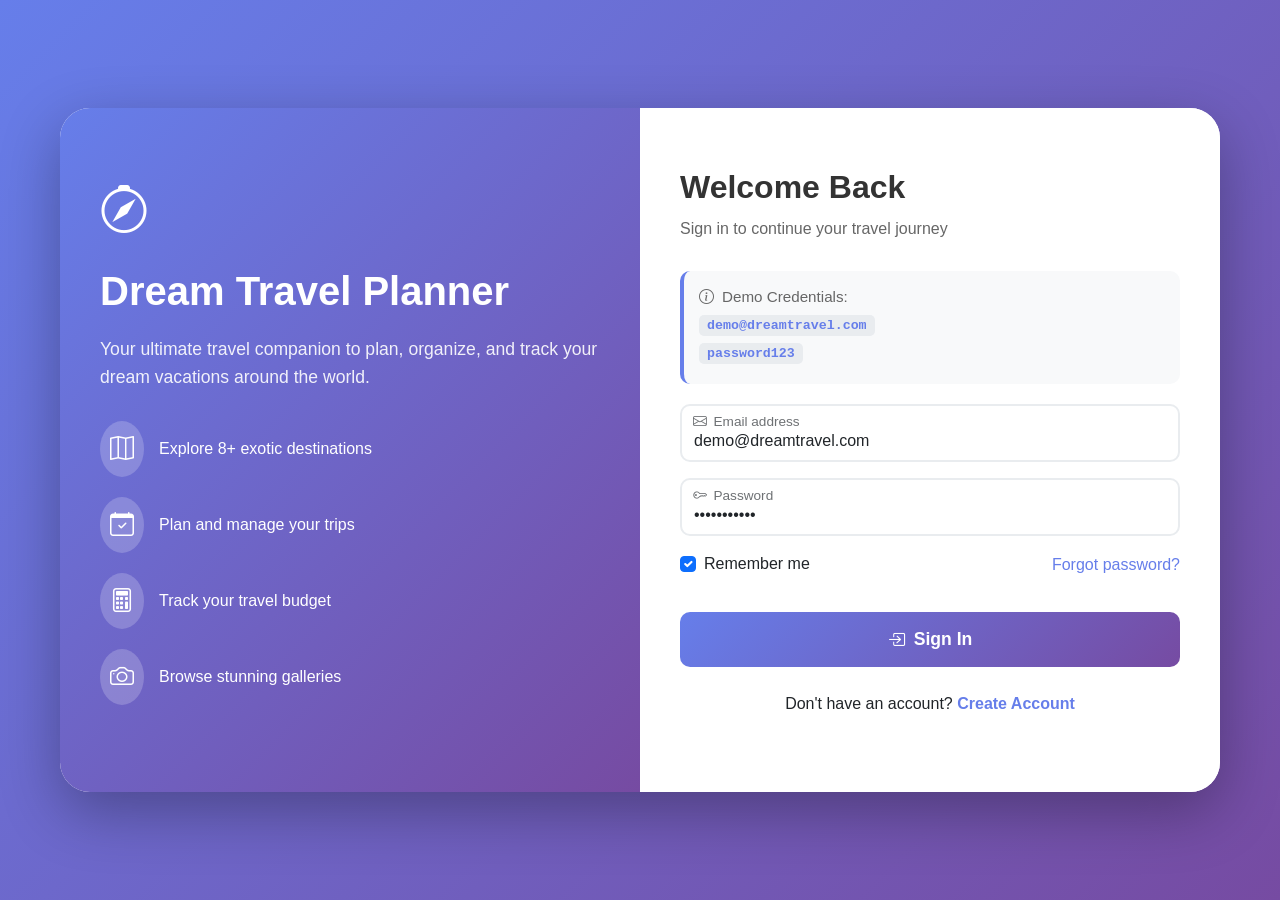
<file: contact.html>
<!DOCTYPE html>
<html lang="en">
<head>
    <meta charset="UTF-8">
    <meta name="viewport" content="width=device-width, initial-scale=1.0">
    <title>Contact Us - Dream Travel</title>
    <link href="https://cdn.jsdelivr.net/npm/bootstrap@5.3.2/dist/css/bootstrap.min.css" rel="stylesheet">
    <link rel="stylesheet" href="https://cdn.jsdelivr.net/npm/bootstrap-icons@1.11.3/font/bootstrap-icons.min.css">
    <link rel="stylesheet" href="css/style.css">
</head>
<body>
    <nav class="navbar navbar-expand-lg navbar-dark sticky-top">
        <div class="container">
            <a class="navbar-brand" href="index.html"><i class="bi bi-compass"></i> DreamTravel</a>
            <button class="navbar-toggler" type="button" data-bs-toggle="collapse" data-bs-target="#navbarNav">
                <span class="navbar-toggler-icon"></span>
            </button>
            <div class="collapse navbar-collapse" id="navbarNav">
                <ul class="navbar-nav ms-auto">
                    <li class="nav-item"><a class="nav-link" href="index.html">Home</a></li>
                    <li class="nav-item"><a class="nav-link" href="destinations.html">Destinations</a></li>
                    <li class="nav-item"><a class="nav-link" href="planner.html">Planner</a></li>
                    <li class="nav-item"><a class="nav-link" href="budget.html">Budget</a></li>
                    <li class="nav-item"><a class="nav-link" href="gallery.html">Gallery</a></li>
                    <li class="nav-item"><a class="nav-link" href="tips.html">Tips</a></li>
                    <li class="nav-item"><a class="nav-link" href="reviews.html">Reviews</a></li>
                    <li class="nav-item"><a class="nav-link" href="about.html">About</a></li>
                    <li class="nav-item"><a class="nav-link active" href="contact.html">Contact</a></li>
                    
                    <!-- User Menu -->
                    <li class="nav-item dropdown" id="userMenu"></li>
                </ul>
            </div>
        </div>
    </nav>

    <div class="container py-5">
        <div class="row">
            <div class="col-lg-6">
                <h2 class="mb-4">Get in Touch</h2>
                <p class="lead mb-4">Have questions about your next adventure? We're here to help!</p>
                
                <div class="d-flex align-items-center mb-4">
                    <i class="bi bi-geo-alt-fill text-primary fs-3 me-3"></i>
                    <div>
                        <h5 class="mb-1">Visit Us</h5>
                        <p class="mb-0">123 Travel Street, New York, NY 10001</p>
                    </div>
                </div>
                
                <div class="d-flex align-items-center mb-4">
                    <i class="bi bi-envelope-fill text-primary fs-3 me-3"></i>
                    <div>
                        <h5 class="mb-1">Email Us</h5>
                        <p class="mb-0">hello@dreamtravel.com</p>
                    </div>
                </div>
                
                <div class="d-flex align-items-center mb-4">
                    <i class="bi bi-telephone-fill text-primary fs-3 me-3"></i>
                    <div>
                        <h5 class="mb-1">Call Us</h5>
                        <p class="mb-0">+1 (555) 123-4567</p>
                    </div>
                </div>
            </div>
            
            <div class="col-lg-6">
                <div class="budget-card">
                    <h3 class="mb-4">Send Message</h3>
                    <form onsubmit="submitContact(event)">
                        <div class="mb-3">
                            <input type="text" class="form-control" id="contactName" placeholder="Your Name" required>
                        </div>
                        <div class="mb-3">
                            <input type="email" class="form-control" id="contactEmail" placeholder="Your Email" required>
                        </div>
                        <div class="mb-3">
                            <textarea class="form-control" id="contactMessage" rows="4" placeholder="Your Message" required></textarea>
                        </div>
                        <button type="submit" class="btn btn-primary w-100">Send Message</button>
                    </form>
                </div>
            </div>
        </div>
    </div>

    <footer class="text-center">
        <div class="container">
            <p class="mb-0">© 2026 Dream Travel Planner. All rights reserved.</p>
            <p class="mb-0 mt-2">
                <a href="#" class="text-decoration-none me-3">Privacy Policy</a>
                <a href="#" class="text-decoration-none">Terms of Service</a>
            </p>
        </div>
    </footer>

    <script src="https://cdn.jsdelivr.net/npm/bootstrap@5.3.2/dist/js/bootstrap.bundle.min.js"></script>
    <script src="js/script.js"></script>
    
    <!-- Auth Check and User Menu Script -->
    <script>
        (function() {
            const user = localStorage.getItem('dreamTravelUser');
            const currentPage = window.location.pathname.split('/').pop();
            const publicPages = ['login.html', 'signup.html'];
            
            if (!user && !publicPages.includes(currentPage)) {
                window.location.href = 'login.html';
                return;
            }
            
            if (user) {
                const userData = JSON.parse(user);
                const userMenu = document.getElementById('userMenu');
                if (userMenu) {
                    userMenu.innerHTML = `
                        <a class="nav-link dropdown-toggle" href="#" role="button" data-bs-toggle="dropdown">
                            <i class="bi bi-person-circle"></i> ${userData.name || userData.email.split('@')[0]}
                        </a>
                        <ul class="dropdown-menu dropdown-menu-end">
                            <li><a class="dropdown-item" href="profile.html"><i class="bi bi-person me-2"></i>Profile</a></li>
                            <li><a class="dropdown-item" href="planner.html"><i class="bi bi-suitcase me-2"></i>My Trips</a></li>
                            <li><hr class="dropdown-divider"></li>
                            <li><a class="dropdown-item text-danger" href="#" onclick="logout()"><i class="bi bi-box-arrow-right me-2"></i>Logout</a></li>
                        </ul>
                    `;
                }
            }
        })();
        
        function logout() {
            localStorage.removeItem('dreamTravelUser');
            window.location.href = 'login.html';
        }
    </script>
</body>
</html>
</file>
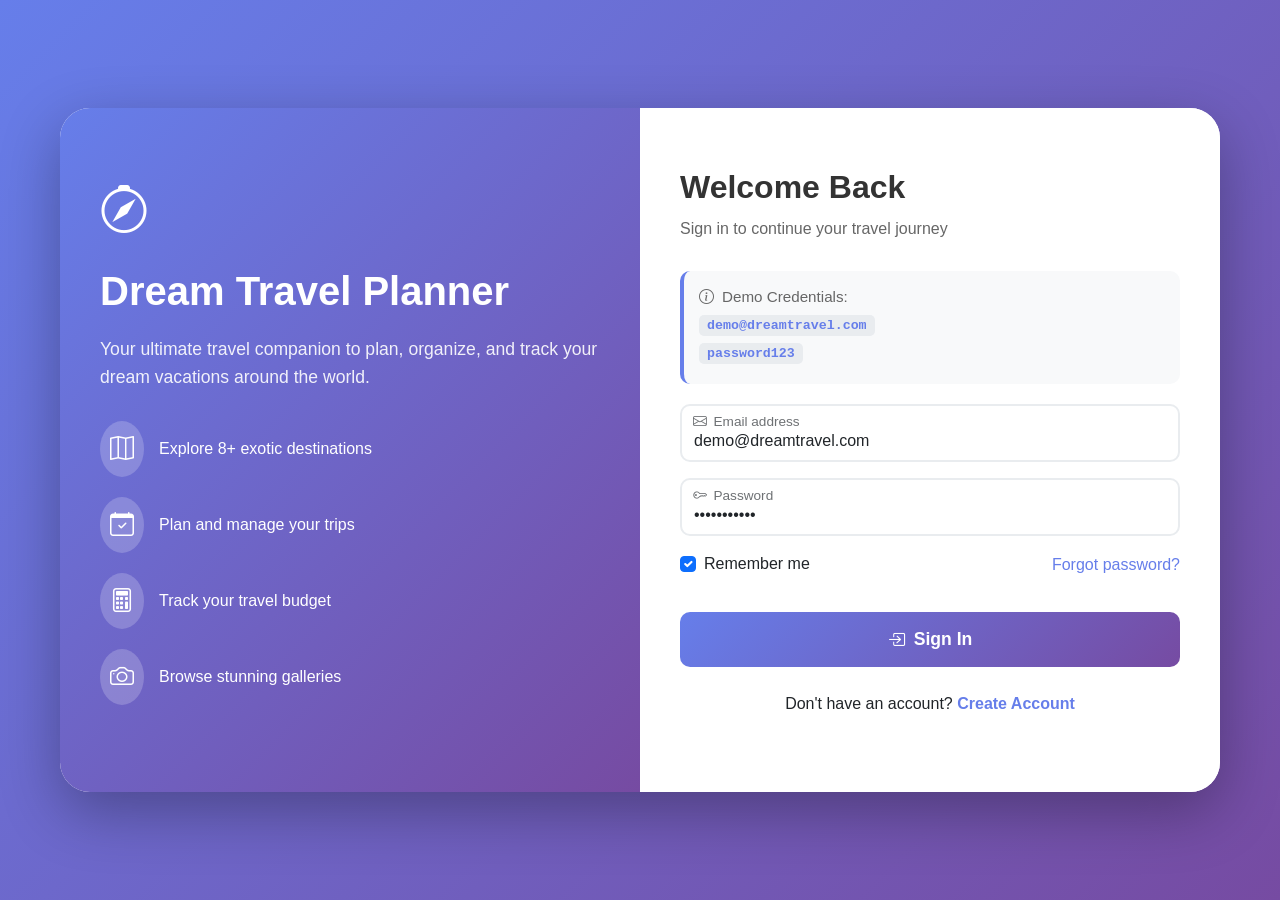
<file: destination-details.html>
<!DOCTYPE html>
<html lang="en">
<head>
    <meta charset="UTF-8">
    <meta name="viewport" content="width=device-width, initial-scale=1.0">
    <title>Destination Details - Dream Travel</title>
    <link href="https://cdn.jsdelivr.net/npm/bootstrap@5.3.2/dist/css/bootstrap.min.css" rel="stylesheet">
    <link rel="stylesheet" href="https://cdn.jsdelivr.net/npm/bootstrap-icons@1.11.3/font/bootstrap-icons.min.css">
    <link rel="stylesheet" href="css/style.css">
    <style>
        .rating-stars {
            color: #ffc107;
            font-size: 1.2rem;
        }
        .info-card {
            background: #f8f9fa;
            border-radius: 15px;
            padding: 20px;
            margin-bottom: 20px;
        }
        .attraction-list {
            list-style: none;
            padding: 0;
        }
        .attraction-list li {
            padding: 10px 0;
            border-bottom: 1px solid #dee2e6;
            display: flex;
            align-items: center;
        }
        .attraction-list li:last-child {
            border-bottom: none;
        }
        .attraction-list li i {
            margin-right: 10px;
            color: #f7b731;
        }
    </style>
</head>
<body>
    <!-- Navigation -->
    <nav class="navbar navbar-expand-lg navbar-dark sticky-top">
        <div class="container">
            <a class="navbar-brand" href="index.html">
                <i class="bi bi-compass"></i> DreamTravel
            </a>
            <button class="navbar-toggler" type="button" data-bs-toggle="collapse" data-bs-target="#navbarNav">
                <span class="navbar-toggler-icon"></span>
            </button>
            <div class="collapse navbar-collapse" id="navbarNav">
                <ul class="navbar-nav ms-auto">
                    <li class="nav-item"><a class="nav-link" href="index.html">Home</a></li>
                    <li class="nav-item"><a class="nav-link" href="destinations.html">Destinations</a></li>
                    <li class="nav-item"><a class="nav-link" href="planner.html">Planner</a></li>
                    <li class="nav-item"><a class="nav-link" href="budget.html">Budget</a></li>
                    <li class="nav-item"><a class="nav-link" href="gallery.html">Gallery</a></li>
                    <li class="nav-item"><a class="nav-link" href="tips.html">Tips</a></li>
                    <li class="nav-item"><a class="nav-link" href="reviews.html">Reviews</a></li>
                    <li class="nav-item"><a class="nav-link" href="about.html">About</a></li>
                    <li class="nav-item"><a class="nav-link" href="contact.html">Contact</a></li>
                    
                    <!-- User Menu -->
                    <li class="nav-item dropdown" id="userMenu"></li>
                </ul>
            </div>
        </div>
    </nav>

    <!-- Main Content -->
    <div class="container py-5">
        <div id="destinationContent">
            <!-- Content will be dynamically loaded here -->
        </div>
    </div>

    <!-- Footer -->
    <footer class="text-center">
        <div class="container">
            <p class="mb-0">© 2026 Dream Travel Planner. All rights reserved.</p>
            <p class="mb-0 mt-2">
                <a href="#" class="text-decoration-none me-3">Privacy Policy</a>
                <a href="#" class="text-decoration-none">Terms of Service</a>
            </p>
        </div>
    </footer>

    <script src="https://cdn.jsdelivr.net/npm/bootstrap@5.3.2/dist/js/bootstrap.bundle.min.js"></script>
    <script>
        // Destination data
        const destinations = {
            paris: {
                name: "Paris, France",
                image: "images/paris.jpg",
                country: "🇫🇷 France",
                continent: "Europe",
                rating: 4.8,
                reviews: 245,
                description: "Paris, the City of Light, captivates visitors with its timeless elegance, world-class art, and romantic ambiance. From the iconic Eiffel Tower to charming cafés along the Seine, every corner tells a story.",
                attractions: [
                    "🗼 Eiffel Tower - The iconic symbol of Paris",
                    "🎨 Louvre Museum - Home of the Mona Lisa",
                    "⛪ Notre-Dame Cathedral - Gothic masterpiece",
                    "🛍️ Champs-Élysées - World-famous avenue",
                    "🎭 Moulin Rouge - Historic cabaret"
                ],
                bestTime: "April to June and September to November offer pleasant weather and fewer crowds.",
                currency: "Euro (€)",
                language: "French",
                timezone: "CET (UTC+1)",
                budget: {
                    budget: 80,
                    mid: 150,
                    luxury: 300
                }
            },
            bali: {
                name: "Bali, Indonesia",
                image: "images/Bali.jpg",
                country: "🇮🇩 Indonesia",
                continent: "Asia",
                rating: 4.9,
                reviews: 312,
                description: "Bali is a tropical paradise known for its stunning beaches, ancient temples, lush rice terraces, and vibrant spiritual culture. Experience the perfect blend of relaxation and adventure.",
                attractions: [
                    "🏝️ Kuta Beach - World-famous surfing spot",
                    "🛕 Uluwatu Temple - Cliff-top sea temple",
                    "🌾 Tegalalang Rice Terraces - Stunning landscapes",
                    "🙏 Ubud - Cultural and spiritual heart",
                    "🌋 Mount Batur - Active volcano sunrise trek"
                ],
                bestTime: "April to October (dry season) is ideal for outdoor activities.",
                currency: "Indonesian Rupiah (IDR)",
                language: "Indonesian, Balinese",
                timezone: "WITA (UTC+8)",
                budget: {
                    budget: 40,
                    mid: 80,
                    luxury: 200
                }
            },
            switzerland: {
                name: "Swiss Alps",
                image: "images/Switzerland.jpg",
                country: "🇨🇭 Switzerland",
                continent: "Europe",
                rating: 4.9,
                reviews: 198,
                description: "The Swiss Alps offer breathtaking mountain scenery, world-class skiing, picturesque hiking trails, and charming alpine villages. A paradise for nature lovers and adventure seekers.",
                attractions: [
                    "🏔️ Matterhorn - Iconic alpine peak",
                    "🚂 Jungfraujoch - Top of Europe railway",
                    "🏞️ Lake Geneva - Pristine mountain lake",
                    "⛷️ Zermatt - Premier ski resort",
                    "🌲 Interlaken - Adventure sports capital"
                ],
                bestTime: "December-March for skiing, June-September for hiking.",
                currency: "Swiss Franc (CHF)",
                language: "German, French, Italian",
                timezone: "CET (UTC+1)",
                budget: {
                    budget: 100,
                    mid: 200,
                    luxury: 400
                }
            },
            japan: {
                name: "Tokyo, Japan",
                image: "images/Japan.jpg",
                country: "🇯🇵 Japan",
                continent: "Asia",
                rating: 4.7,
                reviews: 178,
                description: "Tokyo is a fascinating blend of ultramodern and traditional, from neon-lit skyscrapers and anime culture to historic temples and serene gardens.",
                attractions: [
                    "🗼 Tokyo Tower - City landmark",
                    "⛩️ Senso-ji Temple - Ancient Buddhist temple",
                    "🍣 Tsukiji Market - World's largest fish market",
                    "🎌 Shibuya Crossing - Busiest intersection",
                    "🌸 Shinjuku Gyoen - Beautiful gardens"
                ],
                bestTime: "March-May for cherry blossoms, September-November for autumn colors.",
                currency: "Japanese Yen (¥)",
                language: "Japanese",
                timezone: "JST (UTC+9)",
                budget: {
                    budget: 70,
                    mid: 150,
                    luxury: 350
                }
            },
            india: {
                name: "Agra, India",
                image: "images/India.jpg",
                country: "🇮🇳 India",
                continent: "Asia",
                rating: 4.9,
                reviews: 256,
                description: "Agra is home to the magnificent Taj Mahal, one of the Seven Wonders of the World. This city on the banks of the Yamuna River is a treasure trove of Mughal architecture, rich history, and timeless romance.",
                attractions: [
                    "🏛️ Taj Mahal - Iconic symbol of love",
                    "🏰 Agra Fort - Majestic red sandstone fortress",
                    "🕌 Fatehpur Sikri - Ancient Mughal city",
                    "🍛 Local Cuisine - Famous Mughlai dishes",
                    "🛍️ Marble Inlay Work - Traditional craftsmanship"
                ],
                bestTime: "October to March when weather is pleasant and perfect for sightseeing.",
                currency: "Indian Rupee (₹)",
                language: "Hindi, English",
                timezone: "IST (UTC+5:30)",
                budget: {
                    budget: 30,
                    mid: 70,
                    luxury: 150
                }
            },
            amsterdam: {
                name: "Amsterdam, Netherlands",
                image: "images/Amsterdam.jpg",
                country: "🇳🇱 Netherlands",
                continent: "Europe",
                rating: 4.7,
                reviews: 167,
                description: "Amsterdam enchants with its picturesque canals, historic architecture, world-class museums, and vibrant cycling culture. A city of art, history, and liberal charm.",
                attractions: [
                    "🚤 Canal Cruise - Explore by boat",
                    "🎨 Rijksmuseum - Dutch masters",
                    "🏠 Anne Frank House - Historic hiding place",
                    "🌷 Keukenhof - Tulip gardens",
                    "🚲 Vondelpark - City's green heart"
                ],
                bestTime: "April-August for tulips and warm weather.",
                currency: "Euro (€)",
                language: "Dutch",
                timezone: "CET (UTC+1)",
                budget: {
                    budget: 70,
                    mid: 140,
                    luxury: 280
                }
            },
            korea: {
                name: "Seoul, South Korea",
                image: "images/SouthKorea.jpg",
                country: "🇰🇷 South Korea",
                continent: "Asia",
                rating: 4.8,
                reviews: 145,
                description: "Seoul is a dynamic metropolis where ancient palaces meet futuristic technology, K-culture, and incredible food. A city that never sleeps.",
                attractions: [
                    "🏯 Gyeongbokgung - Royal palace",
                    "📱 Myeongdong - Shopping paradise",
                    "🍜 Hongdae - Youth culture hub",
                    "🌃 N Seoul Tower - City views",
                    "🏞️ Bukchon - Traditional village"
                ],
                bestTime: "March-May and September-November for mild weather.",
                currency: "South Korean Won (₩)",
                language: "Korean",
                timezone: "KST (UTC+9)",
                budget: {
                    budget: 60,
                    mid: 120,
                    luxury: 250
                }
            },
            china: {
                name: "Great Wall, China",
                image: "images/China.jpg",
                country: "🇨🇳 China",
                continent: "Asia",
                rating: 4.9,
                reviews: 203,
                description: "The Great Wall of China, one of the Seven Wonders of the World, stretches across mountains and valleys, offering breathtaking views and a glimpse into ancient history.",
                attractions: [
                    "🧱 Mutianyu - Best preserved section",
                    "🏔️ Jinshanling - Great hiking",
                    "📸 Badaling - Most famous section",
                    "🌲 Simatai - Night tours available",
                    "🏛️ Ming Tombs - Nearby attraction"
                ],
                bestTime: "April-June and September-October for comfortable weather.",
                currency: "Chinese Yuan (¥)",
                language: "Mandarin",
                timezone: "CST (UTC+8)",
                budget: {
                    budget: 50,
                    mid: 100,
                    luxury: 200
                }
            }
        };

        // Load destination on page load
        document.addEventListener('DOMContentLoaded', function() {
            const urlParams = new URLSearchParams(window.location.search);
            const city = urlParams.get('city') || 'paris';
            
            const dest = destinations[city] || destinations.paris;
            document.title = `${dest.name} - Dream Travel`;
            
            const container = document.getElementById('destinationContent');
            container.innerHTML = `
                <div class="row">
                    <div class="col-lg-8">
                        <img src="${dest.image}" class="img-fluid rounded-4 mb-4" alt="${dest.name}">
                        
                        <h2 class="mb-3">${dest.name}</h2>
                        <div class="d-flex gap-3 mb-4">
                            <span class="badge bg-primary">${dest.country} ${dest.continent}</span>
                            <span class="badge bg-secondary">
                                <i class="bi bi-star-fill text-warning me-1"></i>${dest.rating} (${dest.reviews} reviews)
                            </span>
                        </div>
                        
                        <div class="info-card">
                            <h5 class="mb-3">About</h5>
                            <p class="mb-0">${dest.description}</p>
                        </div>
                        
                        <div class="info-card">
                            <h5 class="mb-3">Top Attractions</h5>
                            <ul class="attraction-list">
                                ${dest.attractions.map(attraction => `
                                    <li><i class="bi bi-geo-alt-fill"></i>${attraction}</li>
                                `).join('')}
                            </ul>
                        </div>
                        
                        <div class="info-card">
                            <h5 class="mb-3">Best Time to Visit</h5>
                            <p class="mb-0"><i class="bi bi-calendar-check me-2"></i>${dest.bestTime}</p>
                        </div>
                    </div>
                    
                    <div class="col-lg-4">
                        <div class="budget-card">
                            <h5 class="mb-3">Quick Info</h5>
                            <div class="mb-3">
                                <strong><i class="bi bi-currency-exchange me-2"></i>Currency:</strong> ${dest.currency}
                            </div>
                            <div class="mb-3">
                                <strong><i class="bi bi-chat me-2"></i>Language:</strong> ${dest.language}
                            </div>
                            <div class="mb-3">
                                <strong><i class="bi bi-clock me-2"></i>Time Zone:</strong> ${dest.timezone}
                            </div>
                            <hr>
                            <h6 class="mb-3">Estimated Daily Budget</h6>
                            <div class="mb-2">
                                <div class="d-flex justify-content-between mb-1">
                                    <span>Budget</span>
                                    <span>$${dest.budget.budget}</span>
                                </div>
                                <div class="progress" style="height: 10px;">
                                    <div class="progress-bar bg-success" style="width: ${(dest.budget.budget/dest.budget.luxury)*100}%"></div>
                                </div>
                            </div>
                            <div class="mb-2">
                                <div class="d-flex justify-content-between mb-1">
                                    <span>Mid-range</span>
                                    <span>$${dest.budget.mid}</span>
                                </div>
                                <div class="progress" style="height: 10px;">
                                    <div class="progress-bar bg-primary" style="width: ${(dest.budget.mid/dest.budget.luxury)*100}%"></div>
                                </div>
                            </div>
                            <div class="mb-4">
                                <div class="d-flex justify-content-between mb-1">
                                    <span>Luxury</span>
                                    <span>$${dest.budget.luxury}</span>
                                </div>
                                <div class="progress" style="height: 10px;">
                                    <div class="progress-bar bg-warning" style="width: 100%"></div>
                                </div>
                            </div>
                            <a href="planner.html" class="btn btn-primary w-100">Plan a Trip to ${dest.name.split(',')[0]}</a>
                        </div>
                    </div>
                </div>
            `;
        });
    </script>
    
    <!-- Auth Check and User Menu Script -->
    <script>
        (function() {
            const user = localStorage.getItem('dreamTravelUser');
            const currentPage = window.location.pathname.split('/').pop();
            const publicPages = ['login.html', 'signup.html'];
            
            if (!user && !publicPages.includes(currentPage)) {
                window.location.href = 'login.html';
                return;
            }
            
            if (user) {
                const userData = JSON.parse(user);
                const userMenu = document.getElementById('userMenu');
                if (userMenu) {
                    userMenu.innerHTML = `
                        <a class="nav-link dropdown-toggle" href="#" role="button" data-bs-toggle="dropdown">
                            <i class="bi bi-person-circle"></i> ${userData.name || userData.email.split('@')[0]}
                        </a>
                        <ul class="dropdown-menu dropdown-menu-end">
                            <li><a class="dropdown-item" href="profile.html"><i class="bi bi-person me-2"></i>Profile</a></li>
                            <li><a class="dropdown-item" href="planner.html"><i class="bi bi-suitcase me-2"></i>My Trips</a></li>
                            <li><hr class="dropdown-divider"></li>
                            <li><a class="dropdown-item text-danger" href="#" onclick="logout()"><i class="bi bi-box-arrow-right me-2"></i>Logout</a></li>
                        </ul>
                    `;
                }
            }
        })();
        
        function logout() {
            localStorage.removeItem('dreamTravelUser');
            window.location.href = 'login.html';
        }
    </script>
</body>
</html>
</file>
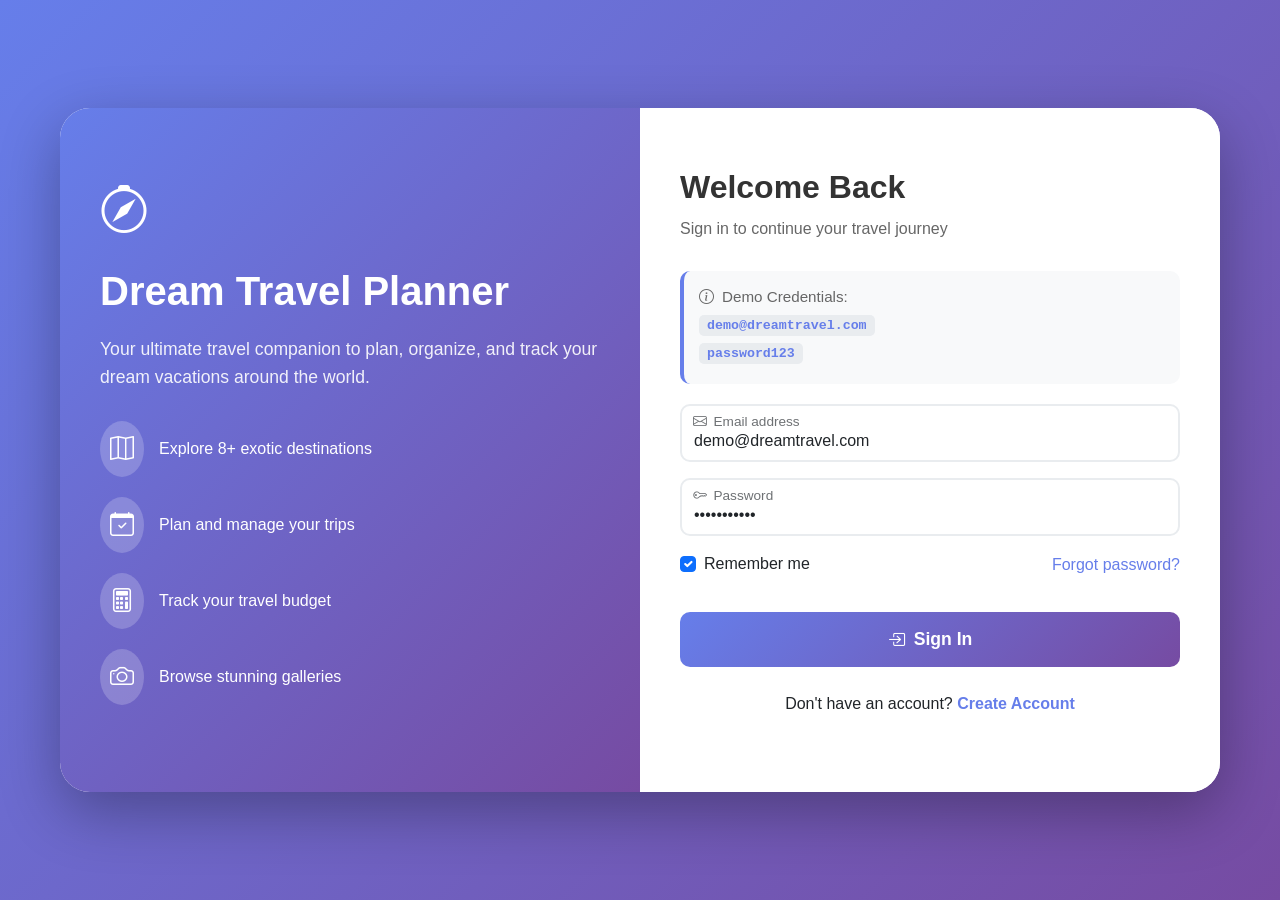
<file: destinations.html>
<!DOCTYPE html>
<html lang="en">
<head>
    <meta charset="UTF-8">
    <meta name="viewport" content="width=device-width, initial-scale=1.0">
    <title>Destinations - Dream Travel</title>
    <link href="https://cdn.jsdelivr.net/npm/bootstrap@5.3.2/dist/css/bootstrap.min.css" rel="stylesheet">
    <link rel="stylesheet" href="https://cdn.jsdelivr.net/npm/bootstrap-icons@1.11.3/font/bootstrap-icons.min.css">
    <link rel="stylesheet" href="css/style.css">
    <style>
        .destination-grid {
            display: grid;
            grid-template-columns: repeat(auto-fill, minmax(300px, 1fr));
            gap: 25px;
            margin-top: 30px;
        }
        
        .destination-card {
            background: white;
            border-radius: 20px;
            overflow: hidden;
            box-shadow: 0 5px 20px rgba(0,0,0,0.05);
            transition: transform 0.3s ease, box-shadow 0.3s ease;
            height: 100%;
            cursor: pointer;
        }
        
        .destination-card:hover {
            transform: translateY(-10px);
            box-shadow: 0 20px 30px rgba(0,0,0,0.15);
        }
        
        .destination-image {
            height: 220px;
            overflow: hidden;
        }
        
        .destination-image img {
            width: 100%;
            height: 100%;
            object-fit: cover;
            transition: transform 0.5s ease;
        }
        
        .destination-card:hover .destination-image img {
            transform: scale(1.1);
        }
        
        .destination-info {
            padding: 20px;
        }
        
        .destination-title {
            font-size: 1.5rem;
            font-weight: 700;
            margin-bottom: 10px;
            color: #1e2b37;
        }
        
        .destination-location {
            display: inline-block;
            background: #f0f7ff;
            color: #0066cc;
            padding: 5px 15px;
            border-radius: 50px;
            font-size: 0.9rem;
            margin-bottom: 15px;
        }
        
        .destination-description {
            color: #5a6b7a;
            margin-bottom: 20px;
            line-height: 1.6;
        }
    </style>
</head>
<body>
    <!-- Navigation -->
    <nav class="navbar navbar-expand-lg navbar-dark sticky-top">
        <div class="container">
            <a class="navbar-brand" href="index.html">
                <i class="bi bi-compass"></i> DreamTravel
            </a>
            <button class="navbar-toggler" type="button" data-bs-toggle="collapse" data-bs-target="#navbarNav">
                <span class="navbar-toggler-icon"></span>
            </button>
            <div class="collapse navbar-collapse" id="navbarNav">
                <ul class="navbar-nav ms-auto">
                    <li class="nav-item"><a class="nav-link" href="index.html">Home</a></li>
                    <li class="nav-item"><a class="nav-link active" href="destinations.html">Destinations</a></li>
                    <li class="nav-item"><a class="nav-link" href="planner.html">Planner</a></li>
                    <li class="nav-item"><a class="nav-link" href="budget.html">Budget</a></li>
                    <li class="nav-item"><a class="nav-link" href="gallery.html">Gallery</a></li>
                    <li class="nav-item"><a class="nav-link" href="tips.html">Tips</a></li>
                    <li class="nav-item"><a class="nav-link" href="reviews.html">Reviews</a></li>
                    <li class="nav-item"><a class="nav-link" href="about.html">About</a></li>
                    <li class="nav-item"><a class="nav-link" href="contact.html">Contact</a></li>
                    
                    <!-- User Menu -->
                    <li class="nav-item dropdown" id="userMenu"></li>
                </ul>
            </div>
        </div>
    </nav>

    <!-- Main Content -->
    <div class="container py-5">
        <h2 class="section-title">Explore Destinations</h2>
        
        <div class="destination-grid">
            <!-- Paris -->
            <div class="destination-card" onclick="window.location.href='destination-details.html?city=paris'">
                <div class="destination-image">
                    <img src="images/paris.jpg" alt="Paris, France">
                </div>
                <div class="destination-info">
                    <h3 class="destination-title">Paris, France</h3>
                    <span class="destination-location">🇫🇷 Europe</span>
                    <p class="destination-description">Experience the city of love with iconic landmarks like the Eiffel Tower, world-class museums, and charming cafes.</p>
                    <div class="d-flex justify-content-between align-items-center">
                        <span class="text-warning">★★★★★ 4.8</span>
                        <span class="btn btn-primary btn-sm">View Details →</span>
                    </div>
                </div>
            </div>
            
            <!-- Bali -->
            <div class="destination-card" onclick="window.location.href='destination-details.html?city=bali'">
                <div class="destination-image">
                    <img src="images/Bali.jpg" alt="Bali, Indonesia">
                </div>
                <div class="destination-info">
                    <h3 class="destination-title">Bali, Indonesia</h3>
                    <span class="destination-location">🇮🇩 Asia</span>
                    <p class="destination-description">Tropical paradise with stunning beaches, ancient temples, lush rice terraces, and vibrant culture.</p>
                    <div class="d-flex justify-content-between align-items-center">
                        <span class="text-warning">★★★★★ 4.9</span>
                        <span class="btn btn-primary btn-sm">View Details →</span>
                    </div>
                </div>
            </div>
            
            <!-- Switzerland -->
            <div class="destination-card" onclick="window.location.href='destination-details.html?city=switzerland'">
                <div class="destination-image">
                    <img src="images/Switzerland.jpg" alt="Swiss Alps">
                </div>
                <div class="destination-info">
                    <h3 class="destination-title">Swiss Alps</h3>
                    <span class="destination-location">🇨🇭 Europe</span>
                    <p class="destination-description">Breathtaking mountain scenery, world-class skiing, hiking trails, and charming alpine villages.</p>
                    <div class="d-flex justify-content-between align-items-center">
                        <span class="text-warning">★★★★★ 4.9</span>
                        <span class="btn btn-primary btn-sm">View Details →</span>
                    </div>
                </div>
            </div>
            
            <!-- Japan -->
            <div class="destination-card" onclick="window.location.href='destination-details.html?city=japan'">
                <div class="destination-image">
                    <img src="images/Japan.jpg" alt="Tokyo, Japan">
                </div>
                <div class="destination-info">
                    <h3 class="destination-title">Tokyo, Japan</h3>
                    <span class="destination-location">🇯🇵 Asia</span>
                    <p class="destination-description">A fascinating blend of ultramodern and traditional, from neon-lit skyscrapers to historic temples.</p>
                    <div class="d-flex justify-content-between align-items-center">
                        <span class="text-warning">★★★★★ 4.7</span>
                        <span class="btn btn-primary btn-sm">View Details →</span>
                    </div>
                </div>
            </div>
            
            <!-- India - Agra -->
            <div class="destination-card" onclick="window.location.href='destination-details.html?city=india'">
                <div class="destination-image">
                    <img src="images/India.jpg" alt="Agra, India">
                </div>
                <div class="destination-info">
                    <h3 class="destination-title">Agra, India</h3>
                    <span class="destination-location">🇮🇳 Asia</span>
                    <p class="destination-description">Home to the iconic Taj Mahal, one of the Seven Wonders of the World, and rich Mughal heritage.</p>
                    <div class="d-flex justify-content-between align-items-center">
                        <span class="text-warning">★★★★★ 4.9</span>
                        <span class="btn btn-primary btn-sm">View Details →</span>
                    </div>
                </div>
            </div>
            
            <!-- Amsterdam -->
            <div class="destination-card" onclick="window.location.href='destination-details.html?city=amsterdam'">
                <div class="destination-image">
                    <img src="images/Amsterdam.jpg" alt="Amsterdam">
                </div>
                <div class="destination-info">
                    <h3 class="destination-title">Amsterdam, Netherlands</h3>
                    <span class="destination-location">🇳🇱 Europe</span>
                    <p class="destination-description">Picturesque canals, historic architecture, world-class museums, and cycling culture.</p>
                    <div class="d-flex justify-content-between align-items-center">
                        <span class="text-warning">★★★★★ 4.7</span>
                        <span class="btn btn-primary btn-sm">View Details →</span>
                    </div>
                </div>
            </div>
            
            <!-- South Korea -->
            <div class="destination-card" onclick="window.location.href='destination-details.html?city=korea'">
                <div class="destination-image">
                    <img src="images/SouthKorea.jpg" alt="South Korea">
                </div>
                <div class="destination-info">
                    <h3 class="destination-title">Seoul, South Korea</h3>
                    <span class="destination-location">🇰🇷 Asia</span>
                    <p class="destination-description">Dynamic city where ancient palaces meet futuristic technology and K-culture.</p>
                    <div class="d-flex justify-content-between align-items-center">
                        <span class="text-warning">★★★★★ 4.8</span>
                        <span class="btn btn-primary btn-sm">View Details →</span>
                    </div>
                </div>
            </div>
            
            <!-- China -->
            <div class="destination-card" onclick="window.location.href='destination-details.html?city=china'">
                <div class="destination-image">
                    <img src="images/China.jpg" alt="China">
                </div>
                <div class="destination-info">
                    <h3 class="destination-title">Great Wall, China</h3>
                    <span class="destination-location">🇨🇳 Asia</span>
                    <p class="destination-description">One of the Seven Wonders of the World, stretching across mountains and valleys.</p>
                    <div class="d-flex justify-content-between align-items-center">
                        <span class="text-warning">★★★★★ 4.9</span>
                        <span class="btn btn-primary btn-sm">View Details →</span>
                    </div>
                </div>
            </div>
        </div>
    </div>

    <!-- Footer -->
    <footer class="text-center">
        <div class="container">
            <p class="mb-0">© 2026 Dream Travel Planner. All rights reserved.</p>
            <p class="mb-0 mt-2">
                <a href="#" class="text-decoration-none me-3">Privacy Policy</a>
                <a href="#" class="text-decoration-none">Terms of Service</a>
            </p>
        </div>
    </footer>

    <script src="https://cdn.jsdelivr.net/npm/bootstrap@5.3.2/dist/js/bootstrap.bundle.min.js"></script>
    <script src="js/script.js"></script>
    
    <!-- Auth Check and User Menu Script -->
    <script>
        (function() {
            // Check if user is logged in
            const user = localStorage.getItem('dreamTravelUser');
            const currentPage = window.location.pathname.split('/').pop();
            
            // Pages that don't require authentication
            const publicPages = ['login.html', 'signup.html'];
            
            // If not logged in and not on public page, redirect to login
            if (!user && !publicPages.includes(currentPage)) {
                window.location.href = 'login.html';
                return;
            }
            
            if (user) {
                const userData = JSON.parse(user);
                
                // Update user menu with Profile link
                const userMenu = document.getElementById('userMenu');
                if (userMenu) {
                    userMenu.innerHTML = `
                        <a class="nav-link dropdown-toggle" href="#" role="button" data-bs-toggle="dropdown">
                            <i class="bi bi-person-circle"></i> ${userData.name || userData.email.split('@')[0]}
                        </a>
                        <ul class="dropdown-menu dropdown-menu-end">
                            <li><a class="dropdown-item" href="profile.html"><i class="bi bi-person me-2"></i>Profile</a></li>
                            <li><a class="dropdown-item" href="planner.html"><i class="bi bi-suitcase me-2"></i>My Trips</a></li>
                            <li><hr class="dropdown-divider"></li>
                            <li><a class="dropdown-item text-danger" href="#" onclick="logout()"><i class="bi bi-box-arrow-right me-2"></i>Logout</a></li>
                        </ul>
                    `;
                }
            }
        })();
        
        function logout() {
            localStorage.removeItem('dreamTravelUser');
            window.location.href = 'login.html';
        }
    </script>
</body>
</html>
</file>
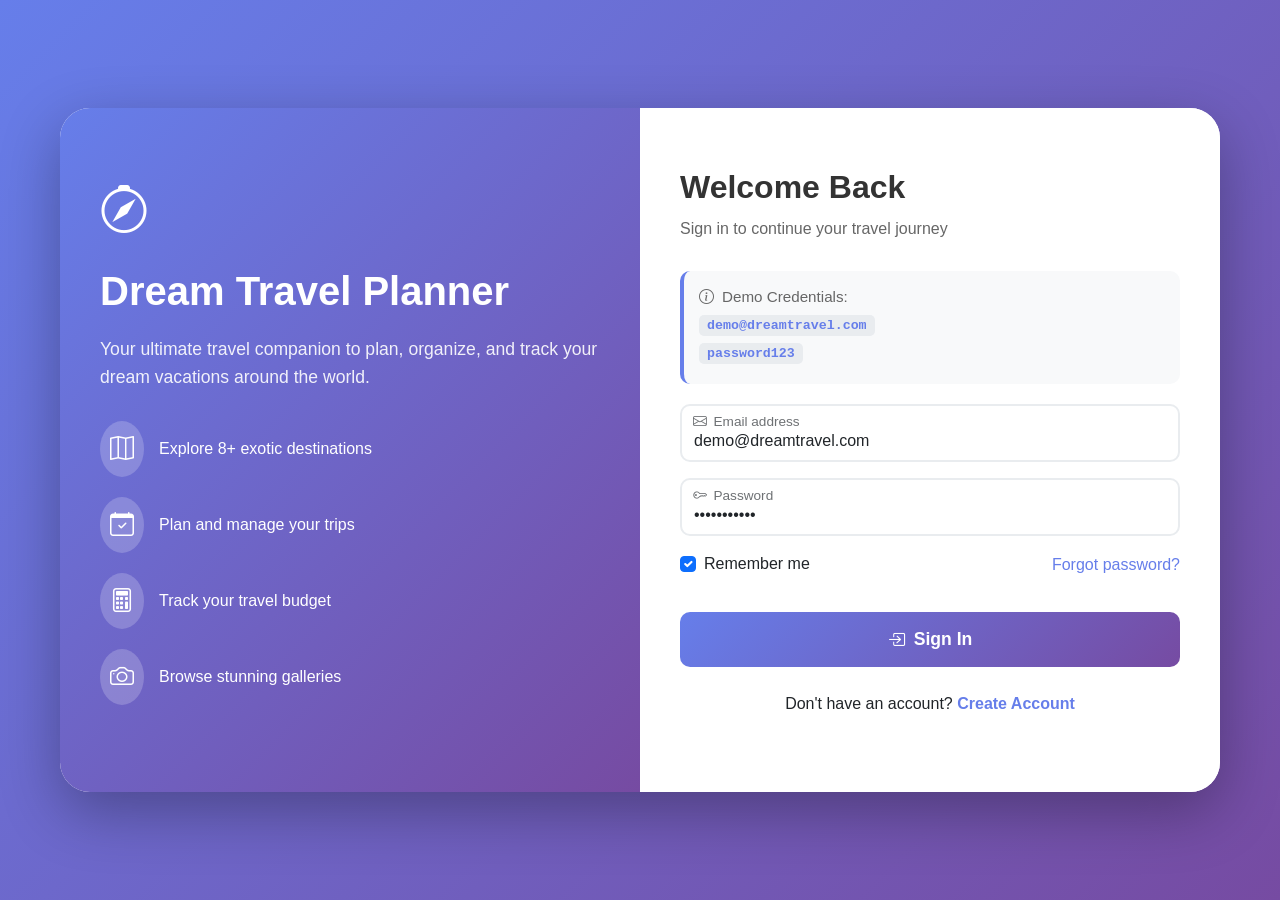
<file: gallery.html>
<!DOCTYPE html>
<html lang="en">
<head>
    <meta charset="UTF-8">
    <meta name="viewport" content="width=device-width, initial-scale=1.0">
    <title>Gallery - Dream Travel</title>
    <link href="https://cdn.jsdelivr.net/npm/bootstrap@5.3.2/dist/css/bootstrap.min.css" rel="stylesheet">
    <link rel="stylesheet" href="https://cdn.jsdelivr.net/npm/bootstrap-icons@1.11.3/font/bootstrap-icons.min.css">
    <link rel="stylesheet" href="css/style.css">
    <style>
        .gallery-grid {
            display: grid;
            grid-template-columns: repeat(auto-fill, minmax(350px, 1fr));
            gap: 20px;
            margin-top: 30px;
        }
        
        .gallery-item {
            position: relative;
            overflow: hidden;
            border-radius: 15px;
            cursor: pointer;
            height: 280px;
        }
        
        .gallery-item img {
            width: 100%;
            height: 100%;
            object-fit: cover;
            transition: transform 0.5s ease;
        }
        
        .gallery-item:hover img {
            transform: scale(1.1);
        }
        
        .gallery-overlay {
            position: absolute;
            bottom: 0;
            left: 0;
            right: 0;
            background: linear-gradient(to top, rgba(0,0,0,0.8), transparent);
            color: white;
            padding: 20px;
            transform: translateY(100%);
            transition: transform 0.3s ease;
        }
        
        .gallery-item:hover .gallery-overlay {
            transform: translateY(0);
        }
        
        .gallery-overlay h5 {
            margin-bottom: 5px;
            font-weight: 600;
        }
        
        .gallery-overlay p {
            margin-bottom: 0;
            font-size: 0.9rem;
            opacity: 0.9;
        }
    </style>
</head>
<body>
    <nav class="navbar navbar-expand-lg navbar-dark sticky-top">
        <div class="container">
            <a class="navbar-brand" href="index.html"><i class="bi bi-compass"></i> DreamTravel</a>
            <button class="navbar-toggler" type="button" data-bs-toggle="collapse" data-bs-target="#navbarNav">
                <span class="navbar-toggler-icon"></span>
            </button>
            <div class="collapse navbar-collapse" id="navbarNav">
                <ul class="navbar-nav ms-auto">
                    <li class="nav-item"><a class="nav-link" href="index.html">Home</a></li>
                    <li class="nav-item"><a class="nav-link" href="destinations.html">Destinations</a></li>
                    <li class="nav-item"><a class="nav-link" href="planner.html">Planner</a></li>
                    <li class="nav-item"><a class="nav-link" href="budget.html">Budget</a></li>
                    <li class="nav-item"><a class="nav-link active" href="gallery.html">Gallery</a></li>
                    <li class="nav-item"><a class="nav-link" href="tips.html">Tips</a></li>
                    <li class="nav-item"><a class="nav-link" href="reviews.html">Reviews</a></li>
                    <li class="nav-item"><a class="nav-link" href="about.html">About</a></li>
                    <li class="nav-item"><a class="nav-link" href="contact.html">Contact</a></li>
                    
                    <!-- User Menu -->
                    <li class="nav-item dropdown" id="userMenu"></li>
                </ul>
            </div>
        </div>
    </nav>

    <div class="container py-5">
        <h2 class="section-title">Travel Inspiration Gallery</h2>
        
        <div class="gallery-grid">
            <!-- Paris -->
            <div class="gallery-item">
                <img src="images/paris.jpg" alt="Paris, France">
                <div class="gallery-overlay">
                    <h5>Paris, France</h5>
                    <p>Eiffel Tower at sunset</p>
                </div>
            </div>
            
            <!-- Bali -->
            <div class="gallery-item">
                <img src="images/Bali.jpg" alt="Bali, Indonesia">
                <div class="gallery-overlay">
                    <h5>Bali, Indonesia</h5>
                    <p>Tropical paradise</p>
                </div>
            </div>
            
            <!-- Switzerland -->
            <div class="gallery-item">
                <img src="images/Switzerland.jpg" alt="Swiss Alps">
                <div class="gallery-overlay">
                    <h5>Swiss Alps</h5>
                    <p>Mountain majesty</p>
                </div>
            </div>
            
            <!-- Japan -->
            <div class="gallery-item">
                <img src="images/Japan.jpg" alt="Tokyo, Japan">
                <div class="gallery-overlay">
                    <h5>Tokyo, Japan</h5>
                    <p>Neon dreams</p>
                </div>
            </div>
            
            <!-- India - Agra -->
            <div class="gallery-item">
                <img src="images/India.jpg" alt="Agra, India">
                <div class="gallery-overlay">
                    <h5>Agra, India</h5>
                    <p>Taj Mahal - Wonder of the World</p>
                </div>
            </div>
            
            <!-- Amsterdam -->
            <div class="gallery-item">
                <img src="images/Amsterdam.jpg" alt="Amsterdam, Netherlands">
                <div class="gallery-overlay">
                    <h5>Amsterdam, Netherlands</h5>
                    <p>Canals and charm</p>
                </div>
            </div>
            
            <!-- South Korea -->
            <div class="gallery-item">
                <img src="images/SouthKorea.jpg" alt="Seoul, South Korea">
                <div class="gallery-overlay">
                    <h5>Seoul, South Korea</h5>
                    <p>Modern meets tradition</p>
                </div>
            </div>
            
            <!-- China -->
            <div class="gallery-item">
                <img src="images/China.jpg" alt="Great Wall, China">
                <div class="gallery-overlay">
                    <h5>Great Wall, China</h5>
                    <p>Ancient wonder</p>
                </div>
            </div>
            
            <!-- Netherland -->
            <div class="gallery-item">
                <img src="images/Netherland.jpg" alt="Dutch Countryside">
                <div class="gallery-overlay">
                    <h5>Dutch Countryside</h5>
                    <p>Windmills and tulips</p>
                </div>
            </div>
        </div>
    </div>

    <footer class="text-center">
        <div class="container">
            <p class="mb-0">© 2026 Dream Travel Planner. All rights reserved.</p>
            <p class="mb-0 mt-2">
                <a href="#" class="text-decoration-none me-3">Privacy Policy</a>
                <a href="#" class="text-decoration-none">Terms of Service</a>
            </p>
        </div>
    </footer>

    <script src="https://cdn.jsdelivr.net/npm/bootstrap@5.3.2/dist/js/bootstrap.bundle.min.js"></script>
    <script src="js/script.js"></script>
    
    <!-- Auth Check and User Menu Script -->
    <script>
        (function() {
            const user = localStorage.getItem('dreamTravelUser');
            const currentPage = window.location.pathname.split('/').pop();
            const publicPages = ['login.html', 'signup.html'];
            
            if (!user && !publicPages.includes(currentPage)) {
                window.location.href = 'login.html';
                return;
            }
            
            if (user) {
                const userData = JSON.parse(user);
                const userMenu = document.getElementById('userMenu');
                if (userMenu) {
                    userMenu.innerHTML = `
                        <a class="nav-link dropdown-toggle" href="#" role="button" data-bs-toggle="dropdown">
                            <i class="bi bi-person-circle"></i> ${userData.name || userData.email.split('@')[0]}
                        </a>
                        <ul class="dropdown-menu dropdown-menu-end">
                            <li><a class="dropdown-item" href="profile.html"><i class="bi bi-person me-2"></i>Profile</a></li>
                            <li><a class="dropdown-item" href="planner.html"><i class="bi bi-suitcase me-2"></i>My Trips</a></li>
                            <li><hr class="dropdown-divider"></li>
                            <li><a class="dropdown-item text-danger" href="#" onclick="logout()"><i class="bi bi-box-arrow-right me-2"></i>Logout</a></li>
                        </ul>
                    `;
                }
            }
        })();
        
        function logout() {
            localStorage.removeItem('dreamTravelUser');
            window.location.href = 'login.html';
        }
    </script>
</body>
</html>
</file>
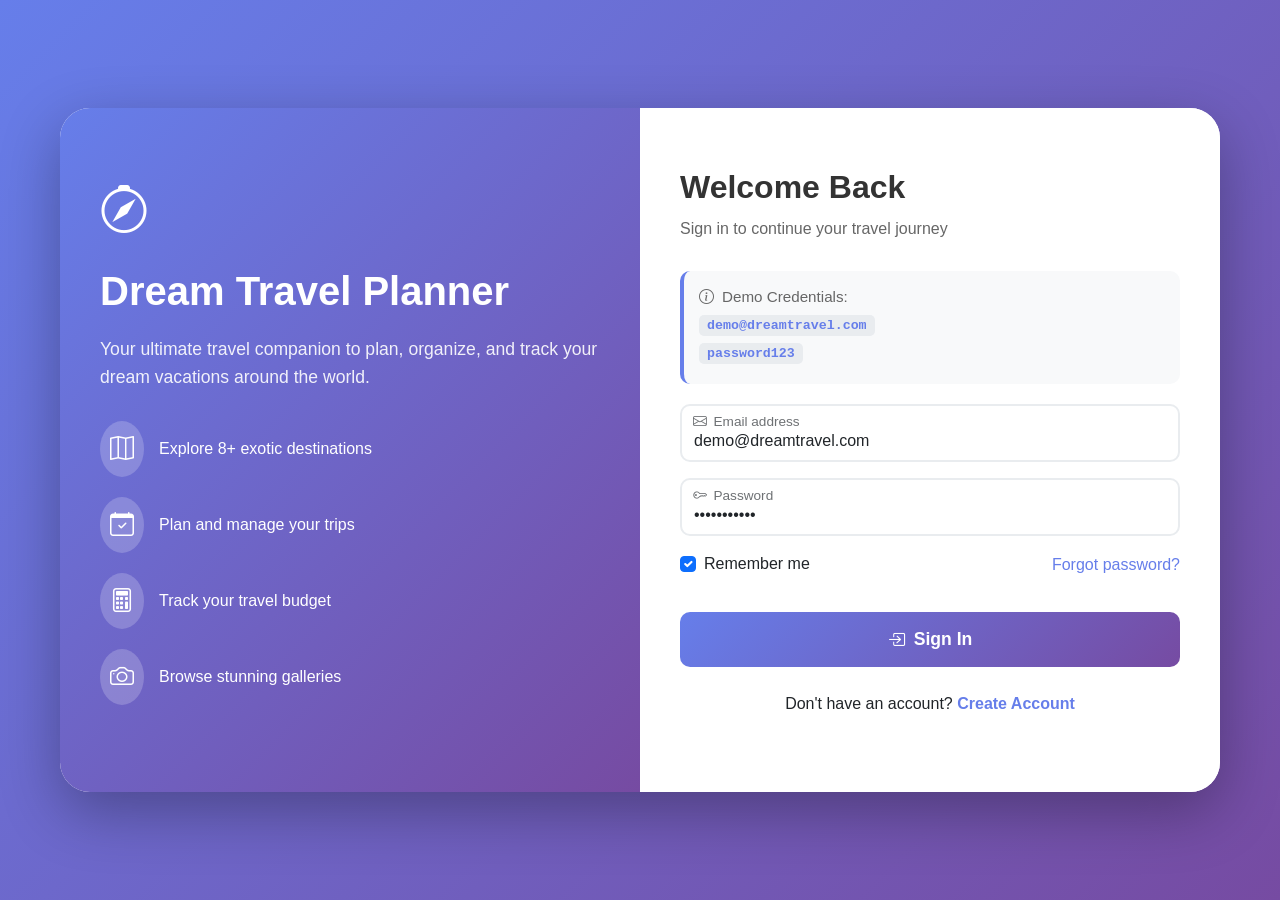
<file: login.html>
<!DOCTYPE html>
<html lang="en">
<head>
    <meta charset="UTF-8">
    <meta name="viewport" content="width=device-width, initial-scale=1.0">
    <title>Login - Dream Travel Planner</title>
    <link href="https://cdn.jsdelivr.net/npm/bootstrap@5.3.2/dist/css/bootstrap.min.css" rel="stylesheet">
    <link rel="stylesheet" href="https://cdn.jsdelivr.net/npm/bootstrap-icons@1.11.3/font/bootstrap-icons.min.css">
    <style>
        * {
            margin: 0;
            padding: 0;
            box-sizing: border-box;
        }
        
        body {
            font-family: 'Segoe UI', Tahoma, Geneva, Verdana, sans-serif;
            background: linear-gradient(135deg, #667eea 0%, #764ba2 100%);
            min-height: 100vh;
            display: flex;
            align-items: center;
            justify-content: center;
        }
        
        .login-container {
            width: 100%;
            max-width: 1200px;
            padding: 20px;
        }
        
        .login-card {
            background: white;
            border-radius: 30px;
            overflow: hidden;
            box-shadow: 0 20px 60px rgba(0,0,0,0.3);
            display: flex;
            flex-wrap: wrap;
        }
        
        .login-left {
            flex: 1;
            background: linear-gradient(135deg, #667eea 0%, #764ba2 100%);
            padding: 60px 40px;
            color: white;
            display: flex;
            flex-direction: column;
            justify-content: center;
            min-width: 300px;
        }
        
        .login-left h1 {
            font-size: 2.5rem;
            font-weight: 700;
            margin-bottom: 20px;
        }
        
        .login-left p {
            font-size: 1.1rem;
            opacity: 0.9;
            margin-bottom: 30px;
            line-height: 1.6;
        }
        
        .login-left .feature {
            display: flex;
            align-items: center;
            margin-bottom: 20px;
        }
        
        .login-left .feature i {
            font-size: 1.5rem;
            margin-right: 15px;
            background: rgba(255,255,255,0.2);
            padding: 10px;
            border-radius: 50%;
        }
        
        .login-right {
            flex: 1;
            padding: 60px 40px;
            background: white;
            min-width: 300px;
        }
        
        .login-right h2 {
            font-size: 2rem;
            font-weight: 700;
            color: #333;
            margin-bottom: 10px;
        }
        
        .login-right .subtitle {
            color: #666;
            margin-bottom: 30px;
        }
        
        .form-floating {
            margin-bottom: 20px;
        }
        
        .form-floating input {
            border-radius: 10px;
            border: 2px solid #e9ecef;
            padding: 1rem 0.75rem;
            height: auto;
        }
        
        .form-floating input:focus {
            border-color: #667eea;
            box-shadow: 0 0 0 0.2rem rgba(102, 126, 234, 0.25);
        }
        
        .form-floating label {
            padding: 1rem 0.75rem;
        }
        
        .login-btn {
            width: 100%;
            padding: 14px;
            border-radius: 10px;
            font-weight: 600;
            font-size: 1.1rem;
            margin-top: 10px;
            background: linear-gradient(135deg, #667eea 0%, #764ba2 100%);
            border: none;
            color: white;
            transition: transform 0.2s, box-shadow 0.2s;
        }
        
        .login-btn:hover {
            transform: translateY(-2px);
            box-shadow: 0 10px 20px rgba(102, 126, 234, 0.4);
        }
        
        .demo-credentials {
            background: #f8f9fa;
            border-radius: 10px;
            padding: 15px;
            margin: 20px 0;
            border-left: 4px solid #667eea;
        }
        
        .demo-credentials p {
            margin-bottom: 5px;
            color: #666;
            font-size: 0.95rem;
        }
        
        .demo-credentials code {
            background: #e9ecef;
            padding: 3px 8px;
            border-radius: 5px;
            color: #667eea;
            font-weight: 600;
        }
        
        .alert {
            border-radius: 10px;
            padding: 15px;
            margin-bottom: 20px;
        }
        
        .signup-link {
            text-align: center;
            margin-top: 25px;
        }
        
        .signup-link a {
            color: #667eea;
            text-decoration: none;
            font-weight: 600;
        }
        
        .signup-link a:hover {
            text-decoration: underline;
        }
    </style>
</head>
<body>
    <div class="login-container">
        <div class="login-card">
            <!-- Left Side - Branding -->
            <div class="login-left">
                <i class="bi bi-compass" style="font-size: 3rem; margin-bottom: 20px;"></i>
                <h1>Dream Travel Planner</h1>
                <p>Your ultimate travel companion to plan, organize, and track your dream vacations around the world.</p>
                
                <div class="feature">
                    <i class="bi bi-map"></i>
                    <span>Explore 8+ exotic destinations</span>
                </div>
                <div class="feature">
                    <i class="bi bi-calendar-check"></i>
                    <span>Plan and manage your trips</span>
                </div>
                <div class="feature">
                    <i class="bi bi-calculator"></i>
                    <span>Track your travel budget</span>
                </div>
                <div class="feature">
                    <i class="bi bi-camera"></i>
                    <span>Browse stunning galleries</span>
                </div>
            </div>
            
            <!-- Right Side - Login Form -->
            <div class="login-right">
                <h2>Welcome Back</h2>
                <p class="subtitle">Sign in to continue your travel journey</p>
                
                <!-- Alert Message -->
                <div class="alert alert-danger" id="loginAlert" style="display: none;">
                    <i class="bi bi-exclamation-triangle-fill me-2"></i>
                    <span id="alertText">Invalid credentials</span>
                </div>
                
                <!-- Demo Credentials -->
                <div class="demo-credentials">
                    <p><i class="bi bi-info-circle me-2"></i>Demo Credentials:</p>
                    <p><code>demo@dreamtravel.com</code></p>
                    <p><code>password123</code></p>
                </div>
                
                <!-- Login Form -->
                <form id="loginForm">
                    <div class="form-floating mb-3">
                        <input type="email" class="form-control" id="email" placeholder="name@example.com" value="demo@dreamtravel.com" required>
                        <label><i class="bi bi-envelope me-2"></i>Email address</label>
                    </div>
                    
                    <div class="form-floating mb-3">
                        <input type="password" class="form-control" id="password" placeholder="Password" value="password123" required>
                        <label><i class="bi bi-key me-2"></i>Password</label>
                    </div>
                    
                    <div class="d-flex justify-content-between align-items-center mb-4">
                        <div class="form-check">
                            <input class="form-check-input" type="checkbox" id="rememberMe" checked>
                            <label class="form-check-label" for="rememberMe">Remember me</label>
                        </div>
                        <a href="#" class="text-decoration-none" style="color: #667eea;">Forgot password?</a>
                    </div>
                    
                    <button type="submit" class="login-btn">
                        <i class="bi bi-box-arrow-in-right me-2"></i>Sign In
                    </button>
                </form>
                
                <div class="signup-link">
                    <p>Don't have an account? <a href="signup.html">Create Account</a></p>
                </div>
            </div>
        </div>
    </div>

    <script>
        // Demo credentials
        const DEMO_EMAIL = "demo@dreamtravel.com";
        const DEMO_PASSWORD = "password123";
        
        // Check if already logged in
        document.addEventListener('DOMContentLoaded', function() {
            const user = localStorage.getItem('dreamTravelUser');
            if (user) {
                window.location.href = 'index.html';
            }
        });
        
        // Handle login
        document.getElementById('loginForm').addEventListener('submit', function(e) {
            e.preventDefault();
            
            const email = document.getElementById('email').value;
            const password = document.getElementById('password').value;
            const rememberMe = document.getElementById('rememberMe').checked;
            const alertBox = document.getElementById('loginAlert');
            const alertText = document.getElementById('alertText');
            
            // Validate
            if (!email || !password) {
                alertText.textContent = 'Please fill in all fields';
                alertBox.style.display = 'block';
                alertBox.className = 'alert alert-warning';
                return;
            }
            
            // Check credentials (demo)
            if (email === DEMO_EMAIL && password === DEMO_PASSWORD) {
                // Success
                const userData = {
                    email: email,
                    name: 'Demo User',
                    loggedIn: true,
                    loginTime: new Date().toISOString()
                };
                
                localStorage.setItem('dreamTravelUser', JSON.stringify(userData));
                
                // Show success
                alertText.textContent = 'Login successful! Redirecting...';
                alertBox.style.display = 'block';
                alertBox.className = 'alert alert-success';
                
                // Redirect to home
                setTimeout(() => {
                    window.location.href = 'index.html';
                }, 1000);
            } else {
                // Failed
                alertText.textContent = 'Invalid email or password. Use demo@dreamtravel.com / password123';
                alertBox.style.display = 'block';
                alertBox.className = 'alert alert-danger';
            }
        });
    </script>
</body>
</html>
</file>
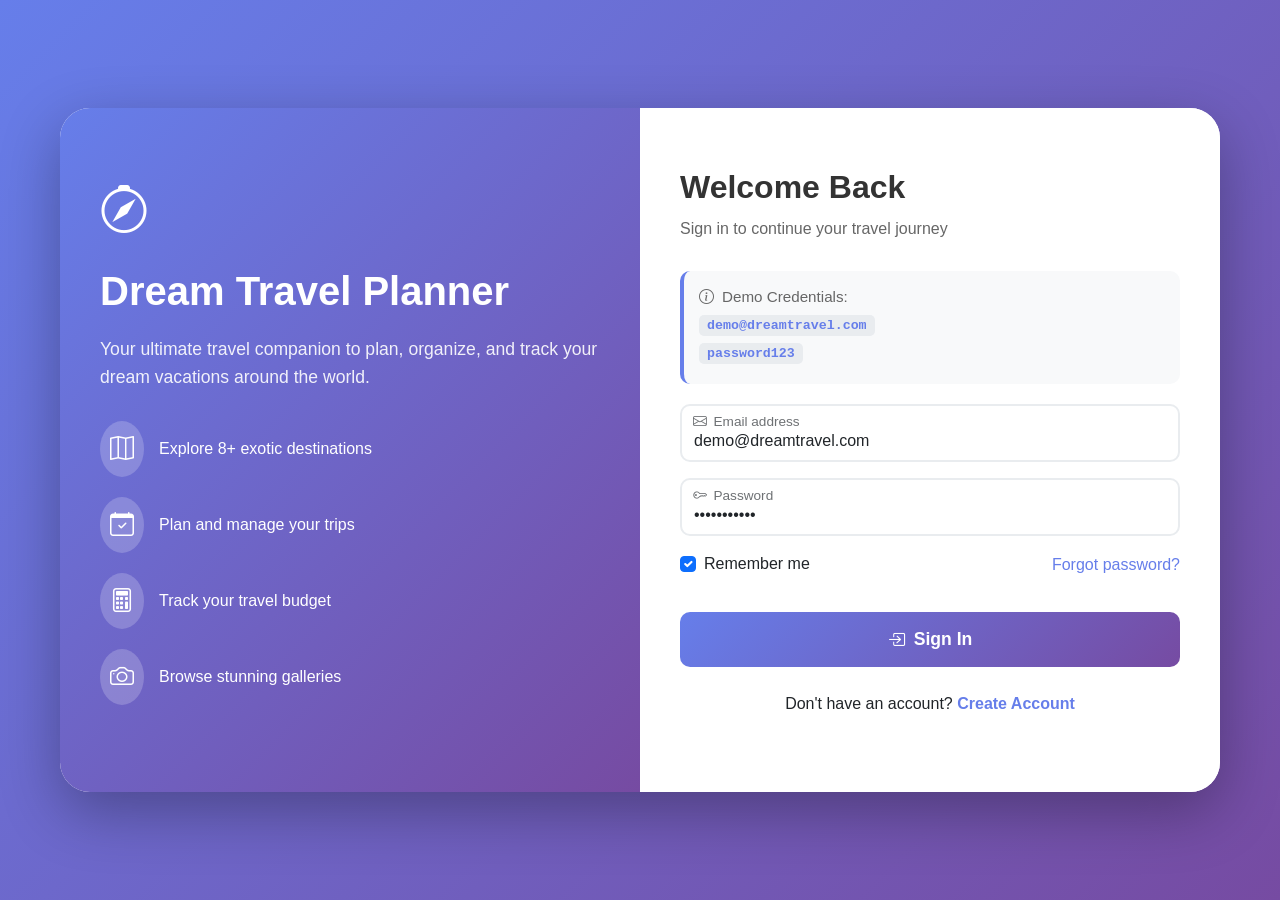
<file: planner.html>
<!DOCTYPE html>
<html lang="en">
<head>
    <meta charset="UTF-8">
    <meta name="viewport" content="width=device-width, initial-scale=1.0">
    <title>Trip Planner - Dream Travel</title>
    <link href="https://cdn.jsdelivr.net/npm/bootstrap@5.3.2/dist/css/bootstrap.min.css" rel="stylesheet">
    <link rel="stylesheet" href="https://cdn.jsdelivr.net/npm/bootstrap-icons@1.11.3/font/bootstrap-icons.min.css">
    <link rel="stylesheet" href="css/style.css">
    <style>
        .trip-card {
            background: white;
            border-radius: 15px;
            padding: 20px;
            margin-bottom: 15px;
            box-shadow: 0 5px 15px rgba(0,0,0,0.05);
            border-left: 5px solid #f7b731;
            transition: transform 0.2s ease;
        }
        
        .trip-card:hover {
            transform: translateX(5px);
            box-shadow: 0 8px 20px rgba(0,0,0,0.1);
        }
        
        .trip-date {
            color: #6c757d;
            font-size: 0.9rem;
        }
        
        .trip-days {
            background: #e8f5e9;
            color: #2e7d32;
            padding: 3px 10px;
            border-radius: 50px;
            font-size: 0.85rem;
            font-weight: 600;
        }
        
        .empty-state {
            text-align: center;
            padding: 50px 20px;
            background: #f8f9fa;
            border-radius: 20px;
            color: #6c757d;
        }
        
        .empty-state i {
            font-size: 4rem;
            margin-bottom: 20px;
            color: #dee2e6;
        }
        
        .delete-trip {
            color: #dc3545;
            cursor: pointer;
            opacity: 0.5;
            transition: opacity 0.2s ease;
            padding: 5px;
        }
        
        .delete-trip:hover {
            opacity: 1;
        }
        
        .stats-card {
            background: linear-gradient(135deg, #667eea 0%, #764ba2 100%);
            color: white;
            border-radius: 20px;
            padding: 25px;
            margin-bottom: 30px;
        }
        
        .stat-item {
            text-align: center;
            padding: 10px;
        }
        
        .stat-number {
            font-size: 2rem;
            font-weight: 700;
            margin-bottom: 5px;
        }
        
        .stat-label {
            font-size: 0.9rem;
            opacity: 0.9;
        }
    </style>
</head>
<body>
    <!-- Navigation -->
    <nav class="navbar navbar-expand-lg navbar-dark sticky-top">
        <div class="container">
            <a class="navbar-brand" href="index.html">
                <i class="bi bi-compass"></i> DreamTravel
            </a>
            <button class="navbar-toggler" type="button" data-bs-toggle="collapse" data-bs-target="#navbarNav">
                <span class="navbar-toggler-icon"></span>
            </button>
            <div class="collapse navbar-collapse" id="navbarNav">
                <ul class="navbar-nav ms-auto">
                    <li class="nav-item"><a class="nav-link" href="index.html">Home</a></li>
                    <li class="nav-item"><a class="nav-link" href="destinations.html">Destinations</a></li>
                    <li class="nav-item"><a class="nav-link active" href="planner.html">Planner</a></li>
                    <li class="nav-item"><a class="nav-link" href="budget.html">Budget</a></li>
                    <li class="nav-item"><a class="nav-link" href="gallery.html">Gallery</a></li>
                    <li class="nav-item"><a class="nav-link" href="tips.html">Tips</a></li>
                    <li class="nav-item"><a class="nav-link" href="reviews.html">Reviews</a></li>
                    <li class="nav-item"><a class="nav-link" href="about.html">About</a></li>
                    <li class="nav-item"><a class="nav-link" href="contact.html">Contact</a></li>
                    
                    <!-- User Menu -->
                    <li class="nav-item dropdown" id="userMenu"></li>
                </ul>
            </div>
        </div>
    </nav>

    <!-- Main Content -->
    <div class="container py-5">
        <h2 class="section-title">Plan Your Journey</h2>
        
        <!-- Trip Statistics -->
        <div class="stats-card">
            <div class="row">
                <div class="col-4">
                    <div class="stat-item">
                        <div class="stat-number" id="totalTrips">0</div>
                        <div class="stat-label">Total Trips</div>
                    </div>
                </div>
                <div class="col-4">
                    <div class="stat-item">
                        <div class="stat-number" id="totalDays">0</div>
                        <div class="stat-label">Total Days</div>
                    </div>
                </div>
                <div class="col-4">
                    <div class="stat-item">
                        <div class="stat-number" id="uniqueCountries">0</div>
                        <div class="stat-label">Countries</div>
                    </div>
                </div>
            </div>
        </div>
        
        <div class="row">
            <!-- Add Trip Form -->
            <div class="col-lg-5 mb-4">
                <div class="budget-card">
                    <h4 class="mb-4">
                        <i class="bi bi-pencil-square me-2 text-primary"></i>
                        Add New Trip
                    </h4>
                    
                    <form id="tripForm">
                        <div class="mb-3">
                            <label for="tripDestination" class="form-label fw-bold">Destination</label>
                            <input type="text" class="form-control" id="tripDestination" placeholder="e.g., Paris, France" required>
                        </div>
                        
                        <div class="mb-3">
                            <label for="tripStartDate" class="form-label fw-bold">Start Date</label>
                            <input type="date" class="form-control" id="tripStartDate" required>
                        </div>
                        
                        <div class="mb-4">
                            <label for="tripDays" class="form-label fw-bold">Number of Days</label>
                            <input type="number" class="form-control" id="tripDays" placeholder="7" min="1" required>
                        </div>
                        
                        <button type="submit" class="btn btn-primary w-100 py-3">
                            <i class="bi bi-plus-circle me-2"></i>Add to My Trips
                        </button>
                    </form>
                    
                    <hr class="my-4">
                    
                    <!-- Quick Destination Suggestions -->
                    <h6 class="fw-bold mb-3">Popular Destinations:</h6>
                    <div class="d-flex flex-wrap gap-2">
                        <button class="btn btn-sm btn-outline-primary quick-dest" data-dest="Paris, France">🇫🇷 Paris</button>
                        <button class="btn btn-sm btn-outline-primary quick-dest" data-dest="Bali, Indonesia">🇮🇩 Bali</button>
                        <button class="btn btn-sm btn-outline-primary quick-dest" data-dest="Tokyo, Japan">🇯🇵 Tokyo</button>
                        <button class="btn btn-sm btn-outline-primary quick-dest" data-dest="Swiss Alps">🇨🇭 Swiss Alps</button>
                        <button class="btn btn-sm btn-outline-primary quick-dest" data-dest="Agra, India">🇮🇳 Agra (Taj Mahal)</button>
                    </div>
                    
                    <div class="mt-3">
                        <button class="btn btn-outline-danger w-100" id="clearAllTrips">
                            <i class="bi bi-trash me-2"></i>Clear All Trips
                        </button>
                    </div>
                </div>
            </div>
            
            <!-- My Trips List -->
            <div class="col-lg-7">
                <div class="d-flex justify-content-between align-items-center mb-4">
                    <h4 class="mb-0">
                        <i class="bi bi-suitcase fs-1 me-2 text-primary"></i>
                        My Trips
                    </h4>
                    <span class="badge bg-primary" id="tripCount">0 trips</span>
                </div>
                
                <!-- Sort Options -->
                <div class="btn-group mb-3" role="group">
                    <button type="button" class="btn btn-outline-secondary btn-sm active" id="sortNewest">
                        <i class="bi bi-sort-down"></i> Newest First
                    </button>
                    <button type="button" class="btn btn-outline-secondary btn-sm" id="sortOldest">
                        <i class="bi bi-sort-up"></i> Oldest First
                    </button>
                    <button type="button" class="btn btn-outline-secondary btn-sm" id="sortDuration">
                        <i class="bi bi-clock"></i> Duration
                    </button>
                </div>
                
                <!-- Trips Container -->
                <div id="tripsContainer">
                    <!-- Trips will be dynamically added here -->
                </div>
            </div>
        </div>
    </div>

    <!-- Footer -->
    <footer class="text-center">
        <div class="container">
            <p class="mb-0">© 2026 Dream Travel Planner. All rights reserved.</p>
            <p class="mb-0 mt-2">
                <a href="#" class="text-decoration-none me-3">Privacy Policy</a>
                <a href="#" class="text-decoration-none">Terms of Service</a>
            </p>
        </div>
    </footer>

    <script src="https://cdn.jsdelivr.net/npm/bootstrap@5.3.2/dist/js/bootstrap.bundle.min.js"></script>
    <script src="js/script.js"></script>
    
    <!-- Trip Planner Script -->
    <script>
        class TripPlanner {
            constructor() {
                this.trips = [];
                this.sortOrder = 'newest';
                this.loadFromStorage();
                this.initEventListeners();
                this.displayTrips();
            }

            initEventListeners() {
                document.getElementById('tripForm').addEventListener('submit', (e) => {
                    e.preventDefault();
                    this.addTrip();
                });

                document.querySelectorAll('.quick-dest').forEach(btn => {
                    btn.addEventListener('click', () => {
                        document.getElementById('tripDestination').value = btn.dataset.dest;
                    });
                });

                document.getElementById('sortNewest').addEventListener('click', () => {
                    this.updateSortButtons('sortNewest');
                    this.sortOrder = 'newest';
                    this.sortTrips();
                });

                document.getElementById('sortOldest').addEventListener('click', () => {
                    this.updateSortButtons('sortOldest');
                    this.sortOrder = 'oldest';
                    this.sortTrips();
                });

                document.getElementById('sortDuration').addEventListener('click', () => {
                    this.updateSortButtons('sortDuration');
                    this.sortOrder = 'duration';
                    this.sortTrips();
                });

                document.getElementById('clearAllTrips').addEventListener('click', () => {
                    if (this.trips.length > 0 && confirm('Are you sure you want to delete all your trips?')) {
                        this.trips = [];
                        this.saveToStorage();
                        this.displayTrips();
                    }
                });
            }

            updateSortButtons(activeId) {
                ['sortNewest', 'sortOldest', 'sortDuration'].forEach(id => {
                    const btn = document.getElementById(id);
                    if (btn) {
                        if (id === activeId) {
                            btn.classList.add('active');
                        } else {
                            btn.classList.remove('active');
                        }
                    }
                });
            }

            addTrip() {
                const destination = document.getElementById('tripDestination').value.trim();
                const startDate = document.getElementById('tripStartDate').value;
                const days = parseInt(document.getElementById('tripDays').value);

                if (!destination) {
                    alert('Please enter a destination');
                    return;
                }

                if (!startDate) {
                    alert('Please select a start date');
                    return;
                }

                if (!days || days <= 0) {
                    alert('Please enter a valid number of days');
                    return;
                }

                const trip = {
                    id: Date.now(),
                    destination: destination,
                    startDate: startDate,
                    days: days,
                    timestamp: new Date(startDate).getTime(),
                    dateAdded: Date.now()
                };

                this.trips.push(trip);
                this.saveToStorage();
                this.displayTrips();
                
                document.getElementById('tripForm').reset();
                alert('Trip added successfully!');
            }

            deleteTrip(id) {
                this.trips = this.trips.filter(trip => trip.id !== id);
                this.saveToStorage();
                this.displayTrips();
                alert('Trip removed');
            }

            sortTrips() {
                switch(this.sortOrder) {
                    case 'newest':
                        this.trips.sort((a, b) => b.timestamp - a.timestamp);
                        break;
                    case 'oldest':
                        this.trips.sort((a, b) => a.timestamp - b.timestamp);
                        break;
                    case 'duration':
                        this.trips.sort((a, b) => b.days - a.days);
                        break;
                }
                this.displayTrips();
            }

            displayTrips() {
                const container = document.getElementById('tripsContainer');
                const tripCount = document.getElementById('tripCount');
                const totalTrips = document.getElementById('totalTrips');
                const totalDays = document.getElementById('totalDays');
                const uniqueCountries = document.getElementById('uniqueCountries');

                tripCount.textContent = `${this.trips.length} ${this.trips.length === 1 ? 'trip' : 'trips'}`;
                totalTrips.textContent = this.trips.length;
                
                const totalDaysValue = this.trips.reduce((sum, trip) => sum + trip.days, 0);
                totalDays.textContent = totalDaysValue;
                
                const countries = new Set();
                this.trips.forEach(trip => {
                    const parts = trip.destination.split(',');
                    const country = parts.length > 1 ? parts[1].trim() : parts[0].trim();
                    countries.add(country);
                });
                uniqueCountries.textContent = countries.size;

                if (this.trips.length === 0) {
                    container.innerHTML = `
                        <div class="empty-state">
                            <i class="bi bi-suitcase"></i>
                            <h5>No trips planned yet</h5>
                            <p class="text-muted">Add your first trip to start planning your adventure!</p>
                        </div>
                    `;
                    return;
                }

                this.sortTrips();

                container.innerHTML = this.trips.map(trip => `
                    <div class="trip-card">
                        <div class="d-flex justify-content-between align-items-start">
                            <div>
                                <h5 class="mb-2">
                                    ✈️ ${trip.destination}
                                </h5>
                                <div class="d-flex gap-3 mb-2">
                                    <span class="trip-date">
                                        <i class="bi bi-calendar3 me-1"></i>${this.formatDate(trip.startDate)}
                                    </span>
                                    <span class="trip-days">
                                        <i class="bi bi-clock me-1"></i>${trip.days} days
                                    </span>
                                </div>
                                <small class="text-muted">
                                    Added ${this.timeAgo(trip.dateAdded)}
                                </small>
                            </div>
                            <div class="d-flex align-items-center">
                                <span class="badge bg-primary me-2">Trip #${this.trips.indexOf(trip) + 1}</span>
                                <i class="bi bi-x-circle-fill delete-trip" onclick="tripPlanner.deleteTrip(${trip.id})"></i>
                            </div>
                        </div>
                    </div>
                `).join('');
            }

            formatDate(dateString) {
                const options = { year: 'numeric', month: 'short', day: 'numeric' };
                return new Date(dateString).toLocaleDateString(undefined, options);
            }

            timeAgo(timestamp) {
                const seconds = Math.floor((Date.now() - timestamp) / 1000);
                
                if (seconds < 60) return 'just now';
                if (seconds < 3600) return `${Math.floor(seconds / 60)} minutes ago`;
                if (seconds < 86400) return `${Math.floor(seconds / 3600)} hours ago`;
                return `${Math.floor(seconds / 86400)} days ago`;
            }

            saveToStorage() {
                localStorage.setItem('dreamTravelTrips', JSON.stringify(this.trips));
            }

            loadFromStorage() {
                const saved = localStorage.getItem('dreamTravelTrips');
                if (saved) {
                    this.trips = JSON.parse(saved);
                }
            }
        }

        const tripPlanner = new TripPlanner();
    </script>
    
    <!-- Auth Check and User Menu Script -->
    <script>
        (function() {
            const user = localStorage.getItem('dreamTravelUser');
            const currentPage = window.location.pathname.split('/').pop();
            const publicPages = ['login.html', 'signup.html'];
            
            if (!user && !publicPages.includes(currentPage)) {
                window.location.href = 'login.html';
                return;
            }
            
            if (user) {
                const userData = JSON.parse(user);
                const userMenu = document.getElementById('userMenu');
                if (userMenu) {
                    userMenu.innerHTML = `
                        <a class="nav-link dropdown-toggle" href="#" role="button" data-bs-toggle="dropdown">
                            <i class="bi bi-person-circle"></i> ${userData.name || userData.email.split('@')[0]}
                        </a>
                        <ul class="dropdown-menu dropdown-menu-end">
                            <li><a class="dropdown-item" href="profile.html"><i class="bi bi-person me-2"></i>Profile</a></li>
                            <li><a class="dropdown-item" href="planner.html"><i class="bi bi-suitcase me-2"></i>My Trips</a></li>
                            <li><hr class="dropdown-divider"></li>
                            <li><a class="dropdown-item text-danger" href="#" onclick="logout()"><i class="bi bi-box-arrow-right me-2"></i>Logout</a></li>
                        </ul>
                    `;
                }
            }
        })();
        
        function logout() {
            localStorage.removeItem('dreamTravelUser');
            window.location.href = 'login.html';
        }
    </script>
</body>
</html>
</file>
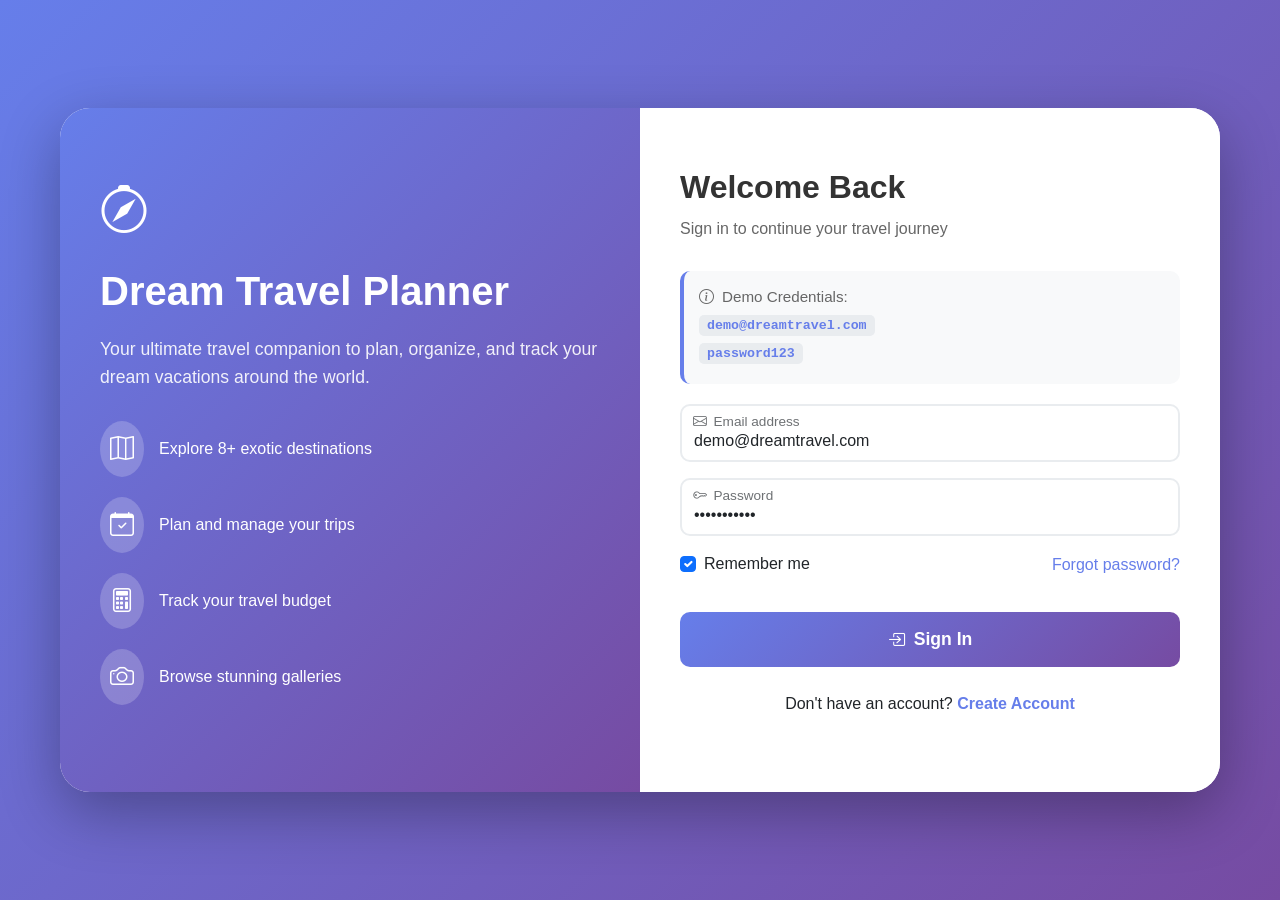
<file: profile.html>
<!DOCTYPE html>
<html lang="en">
<head>
    <meta charset="UTF-8">
    <meta name="viewport" content="width=device-width, initial-scale=1.0">
    <title>My Profile - Dream Travel</title>
    <link href="https://cdn.jsdelivr.net/npm/bootstrap@5.3.2/dist/css/bootstrap.min.css" rel="stylesheet">
    <link rel="stylesheet" href="https://cdn.jsdelivr.net/npm/bootstrap-icons@1.11.3/font/bootstrap-icons.min.css">
    <link rel="stylesheet" href="css/style.css">
    <style>
        .profile-header {
            background: linear-gradient(135deg, #667eea 0%, #764ba2 100%);
            border-radius: 30px;
            padding: 40px;
            color: white;
            margin-bottom: 30px;
            position: relative;
            overflow: hidden;
        }
        
        .profile-header::before {
            content: '';
            position: absolute;
            top: -50%;
            right: -50%;
            width: 200%;
            height: 200%;
            background: radial-gradient(circle, rgba(255,255,255,0.1) 0%, transparent 70%);
            transform: rotate(30deg);
        }
        
        .profile-avatar {
            width: 120px;
            height: 120px;
            background: white;
            border-radius: 50%;
            display: flex;
            align-items: center;
            justify-content: center;
            margin-bottom: 20px;
            border: 4px solid rgba(255,255,255,0.3);
        }
        
        .profile-avatar i {
            font-size: 4rem;
            color: #667eea;
        }
        
        .profile-stats {
            display: flex;
            gap: 30px;
            margin-top: 20px;
        }
        
        .stat-box {
            text-align: center;
        }
        
        .stat-box h3 {
            font-size: 2rem;
            font-weight: 700;
            margin-bottom: 5px;
        }
        
        .stat-box p {
            opacity: 0.9;
            margin-bottom: 0;
        }
        
        .info-card {
            background: white;
            border-radius: 20px;
            padding: 30px;
            box-shadow: 0 5px 20px rgba(0,0,0,0.05);
            height: 100%;
        }
        
        .info-title {
            font-size: 1.3rem;
            font-weight: 600;
            margin-bottom: 25px;
            color: #333;
            border-bottom: 2px solid #f0f0f0;
            padding-bottom: 15px;
        }
        
        .info-item {
            margin-bottom: 20px;
        }
        
        .info-label {
            font-size: 0.9rem;
            color: #6c757d;
            margin-bottom: 5px;
        }
        
        .info-value {
            font-size: 1.1rem;
            font-weight: 500;
            color: #333;
        }
        
        .edit-btn {
            background: transparent;
            border: 2px solid #667eea;
            color: #667eea;
            padding: 8px 20px;
            border-radius: 50px;
            font-weight: 600;
            transition: all 0.3s;
        }
        
        .edit-btn:hover {
            background: #667eea;
            color: white;
        }
        
        .save-btn {
            background: #667eea;
            border: none;
            color: white;
            padding: 12px 30px;
            border-radius: 50px;
            font-weight: 600;
            transition: all 0.3s;
        }
        
        .save-btn:hover {
            background: #5a67d8;
            transform: translateY(-2px);
            box-shadow: 0 5px 15px rgba(102, 126, 234, 0.4);
        }
        
        .cancel-btn {
            background: transparent;
            border: 2px solid #dc3545;
            color: #dc3545;
            padding: 12px 30px;
            border-radius: 50px;
            font-weight: 600;
            transition: all 0.3s;
            margin-left: 10px;
        }
        
        .cancel-btn:hover {
            background: #dc3545;
            color: white;
        }
        
        .edit-mode {
            display: none;
        }
        
        .view-mode {
            display: block;
        }
        
        .recent-activity {
            background: #f8f9fa;
            border-radius: 15px;
            padding: 20px;
            margin-top: 20px;
        }
        
        .activity-item {
            display: flex;
            align-items: center;
            padding: 15px 0;
            border-bottom: 1px solid #e9ecef;
        }
        
        .activity-item:last-child {
            border-bottom: none;
        }
        
        .activity-icon {
            width: 40px;
            height: 40px;
            background: white;
            border-radius: 50%;
            display: flex;
            align-items: center;
            justify-content: center;
            margin-right: 15px;
            color: #667eea;
        }
        
        .activity-details {
            flex: 1;
        }
        
        .activity-details h6 {
            margin-bottom: 5px;
            font-weight: 600;
        }
        
        .activity-details p {
            margin-bottom: 0;
            color: #6c757d;
            font-size: 0.9rem;
        }
        
        .activity-time {
            color: #6c757d;
            font-size: 0.85rem;
        }
        
        .alert {
            border-radius: 15px;
            padding: 15px 20px;
        }
    </style>
</head>
<body>
    <!-- Navigation -->
    <nav class="navbar navbar-expand-lg navbar-dark sticky-top">
        <div class="container">
            <a class="navbar-brand" href="index.html">
                <i class="bi bi-compass"></i> DreamTravel
            </a>
            <button class="navbar-toggler" type="button" data-bs-toggle="collapse" data-bs-target="#navbarNav">
                <span class="navbar-toggler-icon"></span>
            </button>
            <div class="collapse navbar-collapse" id="navbarNav">
                <ul class="navbar-nav ms-auto">
                    <li class="nav-item"><a class="nav-link" href="index.html">Home</a></li>
                    <li class="nav-item"><a class="nav-link" href="destinations.html">Destinations</a></li>
                    <li class="nav-item"><a class="nav-link" href="planner.html">Planner</a></li>
                    <li class="nav-item"><a class="nav-link" href="budget.html">Budget</a></li>
                    <li class="nav-item"><a class="nav-link" href="gallery.html">Gallery</a></li>
                    <li class="nav-item"><a class="nav-link" href="tips.html">Tips</a></li>
                    <li class="nav-item"><a class="nav-link" href="reviews.html">Reviews</a></li>
                    <li class="nav-item"><a class="nav-link" href="about.html">About</a></li>
                    <li class="nav-item"><a class="nav-link" href="contact.html">Contact</a></li>
                    
                    <!-- User Menu -->
                    <li class="nav-item dropdown" id="userMenu"></li>
                </ul>
            </div>
        </div>
    </nav>

    <!-- Main Content -->
    <div class="container py-5">
        <!-- Success/Error Alerts -->
        <div class="alert alert-success" id="successAlert" style="display: none;">
            <i class="bi bi-check-circle-fill me-2"></i>
            <span id="successMessage">Profile updated successfully!</span>
        </div>
        
        <div class="alert alert-danger" id="errorAlert" style="display: none;">
            <i class="bi bi-exclamation-triangle-fill me-2"></i>
            <span id="errorMessage">An error occurred. Please try again.</span>
        </div>

        <!-- Profile Header -->
        <div class="profile-header">
            <div class="row align-items-center">
                <div class="col-md-8">
                    <div class="d-flex align-items-center">
                        <div class="profile-avatar">
                            <i class="bi bi-person-circle"></i>
                        </div>
                        <div class="ms-4">
                            <h1 class="display-5 fw-bold" id="displayName">Loading...</h1>
                            <p class="lead mb-2" id="displayEmail">Loading...</p>
                            <p class="mb-0">
                                <i class="bi bi-calendar3 me-2"></i>
                                Member since <span id="memberSince">2026</span>
                            </p>
                        </div>
                    </div>
                </div>
                <div class="col-md-4 text-md-end">
                    <button class="edit-btn" id="editProfileBtn" onclick="enableEditMode()">
                        <i class="bi bi-pencil me-2"></i>Edit Profile
                    </button>
                </div>
            </div>
        </div>

        <!-- Profile Stats -->
        <div class="row mb-4">
            <div class="col-md-4">
                <div class="info-card">
                    <h5 class="info-title">Travel Statistics</h5>
                    <div class="profile-stats">
                        <div class="stat-box">
                            <h3 id="totalTrips">0</h3>
                            <p>Trips Planned</p>
                        </div>
                        <div class="stat-box">
                            <h3 id="totalDays">0</h3>
                            <p>Days Traveling</p>
                        </div>
                        <div class="stat-box">
                            <h3 id="totalCountries">0</h3>
                            <p>Countries</p>
                        </div>
                    </div>
                    
                    <div class="recent-activity">
                        <h6 class="mb-3"><i class="bi bi-clock-history me-2"></i>Recent Activity</h6>
                        <div id="recentActivities">
                            <!-- Activities will be loaded here -->
                        </div>
                    </div>
                </div>
            </div>
            
            <div class="col-md-8">
                <!-- View Mode -->
                <div class="info-card view-mode" id="viewMode">
                    <h5 class="info-title">Personal Information</h5>
                    
                    <div class="row">
                        <div class="col-md-6">
                            <div class="info-item">
                                <div class="info-label">Full Name</div>
                                <div class="info-value" id="viewFullName">Loading...</div>
                            </div>
                        </div>
                        <div class="col-md-6">
                            <div class="info-item">
                                <div class="info-label">Email Address</div>
                                <div class="info-value" id="viewEmail">Loading...</div>
                            </div>
                        </div>
                    </div>
                    
                    <div class="row mt-3">
                        <div class="col-md-6">
                            <div class="info-item">
                                <div class="info-label">Member Since</div>
                                <div class="info-value" id="viewMemberSince">Loading...</div>
                            </div>
                        </div>
                        <div class="col-md-6">
                            <div class="info-item">
                                <div class="info-label">Last Login</div>
                                <div class="info-value" id="viewLastLogin">Loading...</div>
                            </div>
                        </div>
                    </div>
                    
                    <hr class="my-4">
                    
                    <h5 class="info-title">Preferences</h5>
                    
                    <div class="row">
                        <div class="col-md-6">
                            <div class="info-item">
                                <div class="info-label">Preferred Currency</div>
                                <div class="info-value" id="viewCurrency">USD ($)</div>
                            </div>
                        </div>
                        <div class="col-md-6">
                            <div class="info-item">
                                <div class="info-label">Preferred Language</div>
                                <div class="info-value" id="viewLanguage">English</div>
                            </div>
                        </div>
                    </div>
                    
                    <div class="row mt-3">
                        <div class="col-md-12">
                            <div class="info-item">
                                <div class="info-label">Email Notifications</div>
                                <div class="info-value" id="viewNotifications">Enabled</div>
                            </div>
                        </div>
                    </div>
                </div>
                
                <!-- Edit Mode -->
                <div class="info-card edit-mode" id="editMode">
                    <h5 class="info-title">Edit Profile</h5>
                    
                    <form id="profileForm">
                        <div class="row">
                            <div class="col-md-6 mb-3">
                                <label class="form-label fw-bold">Full Name</label>
                                <input type="text" class="form-control" id="editFullName" required>
                            </div>
                            <div class="col-md-6 mb-3">
                                <label class="form-label fw-bold">Email</label>
                                <input type="email" class="form-control" id="editEmail" required>
                            </div>
                        </div>
                        
                        <div class="row">
                            <div class="col-md-6 mb-3">
                                <label class="form-label fw-bold">Preferred Currency</label>
                                <select class="form-select" id="editCurrency">
                                    <option value="USD">USD ($)</option>
                                    <option value="EUR">EUR (€)</option>
                                    <option value="GBP">GBP (£)</option>
                                    <option value="JPY">JPY (¥)</option>
                                    <option value="INR">INR (₹)</option>
                                </select>
                            </div>
                            <div class="col-md-6 mb-3">
                                <label class="form-label fw-bold">Preferred Language</label>
                                <select class="form-select" id="editLanguage">
                                    <option value="English">English</option>
                                    <option value="Spanish">Spanish</option>
                                    <option value="French">French</option>
                                    <option value="German">German</option>
                                    <option value="Japanese">Japanese</option>
                                </select>
                            </div>
                        </div>
                        
                        <div class="mb-4">
                            <div class="form-check">
                                <input class="form-check-input" type="checkbox" id="editNotifications" checked>
                                <label class="form-check-label" for="editNotifications">
                                    Receive email notifications about travel deals and updates
                                </label>
                            </div>
                        </div>
                        
                        <hr class="my-4">
                        
                        <h5 class="info-title">Change Password</h5>
                        
                        <div class="row">
                            <div class="col-md-12 mb-3">
                                <label class="form-label fw-bold">Current Password</label>
                                <input type="password" class="form-control" id="currentPassword">
                            </div>
                        </div>
                        
                        <div class="row">
                            <div class="col-md-6 mb-3">
                                <label class="form-label fw-bold">New Password</label>
                                <input type="password" class="form-control" id="newPassword">
                            </div>
                            <div class="col-md-6 mb-3">
                                <label class="form-label fw-bold">Confirm New Password</label>
                                <input type="password" class="form-control" id="confirmPassword">
                            </div>
                        </div>
                        
                        <div class="mt-4">
                            <button type="button" class="save-btn" onclick="saveProfile()">
                                <i class="bi bi-check-circle me-2"></i>Save Changes
                            </button>
                            <button type="button" class="cancel-btn" onclick="cancelEdit()">
                                <i class="bi bi-x-circle me-2"></i>Cancel
                            </button>
                        </div>
                    </form>
                </div>
            </div>
        </div>
    </div>

    <!-- Footer -->
    <footer class="text-center">
        <div class="container">
            <p class="mb-0">© 2026 Dream Travel Planner. All rights reserved.</p>
            <p class="mb-0 mt-2">
                <a href="#" class="text-decoration-none me-3">Privacy Policy</a>
                <a href="#" class="text-decoration-none">Terms of Service</a>
            </p>
        </div>
    </footer>

    <script src="https://cdn.jsdelivr.net/npm/bootstrap@5.3.2/dist/js/bootstrap.bundle.min.js"></script>
    
    <script>
        // User data
        let currentUser = null;
        let userPreferences = null;
        
        // Load user data on page load
        document.addEventListener('DOMContentLoaded', function() {
            loadUserData();
            loadTripStatistics();
            loadRecentActivities();
            updateUserMenu();
        });
        
        function loadUserData() {
            const user = localStorage.getItem('dreamTravelUser');
            if (!user) {
                window.location.href = 'login.html';
                return;
            }
            
            currentUser = JSON.parse(user);
            
            // Load preferences from localStorage
            const prefs = localStorage.getItem('userPreferences');
            if (prefs) {
                userPreferences = JSON.parse(prefs);
            } else {
                userPreferences = {
                    currency: 'USD',
                    language: 'English',
                    notifications: true
                };
            }
            
            // Update display
            document.getElementById('displayName').textContent = currentUser.name || currentUser.email.split('@')[0];
            document.getElementById('displayEmail').textContent = currentUser.email;
            document.getElementById('viewFullName').textContent = currentUser.name || currentUser.email.split('@')[0];
            document.getElementById('viewEmail').textContent = currentUser.email;
            
            const joinDate = currentUser.created ? new Date(currentUser.created).toLocaleDateString('en-US', { year: 'numeric', month: 'long' }) : 'January 2026';
            document.getElementById('memberSince').textContent = joinDate;
            document.getElementById('viewMemberSince').textContent = joinDate;
            
            const lastLogin = currentUser.loginTime ? new Date(currentUser.loginTime).toLocaleString() : 'Today';
            document.getElementById('viewLastLogin').textContent = lastLogin;
            
            // Fill edit form
            document.getElementById('editFullName').value = currentUser.name || '';
            document.getElementById('editEmail').value = currentUser.email;
            document.getElementById('editCurrency').value = userPreferences.currency || 'USD';
            document.getElementById('editLanguage').value = userPreferences.language || 'English';
            document.getElementById('editNotifications').checked = userPreferences.notifications !== false;
            
            // Update preferences display
            document.getElementById('viewCurrency').textContent = getCurrencySymbol(userPreferences.currency || 'USD');
            document.getElementById('viewLanguage').textContent = userPreferences.language || 'English';
            document.getElementById('viewNotifications').textContent = userPreferences.notifications !== false ? 'Enabled' : 'Disabled';
        }
        
        function loadTripStatistics() {
            const trips = JSON.parse(localStorage.getItem('dreamTravelTrips') || '[]');
            
            document.getElementById('totalTrips').textContent = trips.length;
            
            const totalDays = trips.reduce((sum, trip) => sum + (trip.days || 0), 0);
            document.getElementById('totalDays').textContent = totalDays;
            
            const countries = new Set();
            trips.forEach(trip => {
                const dest = trip.destination || '';
                const parts = dest.split(',');
                const country = parts.length > 1 ? parts[1].trim() : parts[0].trim();
                countries.add(country);
            });
            document.getElementById('totalCountries').textContent = countries.size;
        }
        
        function loadRecentActivities() {
            const container = document.getElementById('recentActivities');
            const trips = JSON.parse(localStorage.getItem('dreamTravelTrips') || '[]');
            
            if (trips.length === 0) {
                container.innerHTML = '<p class="text-muted">No recent activity</p>';
                return;
            }
            
            // Get last 3 trips
            const recent = trips.slice(-3).reverse();
            
            container.innerHTML = recent.map(trip => `
                <div class="activity-item">
                    <div class="activity-icon">
                        <i class="bi bi-suitcase"></i>
                    </div>
                    <div class="activity-details">
                        <h6>Added ${trip.destination}</h6>
                        <p>${trip.days} days trip starting ${new Date(trip.startDate).toLocaleDateString()}</p>
                    </div>
                    <div class="activity-time">
                        ${timeAgo(trip.dateAdded)}
                    </div>
                </div>
            `).join('');
        }
        
        function timeAgo(timestamp) {
            if (!timestamp) return 'recently';
            
            const seconds = Math.floor((Date.now() - timestamp) / 1000);
            
            if (seconds < 60) return 'just now';
            if (seconds < 3600) return `${Math.floor(seconds / 60)} minutes ago`;
            if (seconds < 86400) return `${Math.floor(seconds / 3600)} hours ago`;
            return `${Math.floor(seconds / 86400)} days ago`;
        }
        
        function getCurrencySymbol(currency) {
            const symbols = {
                'USD': 'USD ($)',
                'EUR': 'EUR (€)',
                'GBP': 'GBP (£)',
                'JPY': 'JPY (¥)',
                'INR': 'INR (₹)'
            };
            return symbols[currency] || 'USD ($)';
        }
        
        function enableEditMode() {
            document.getElementById('viewMode').style.display = 'none';
            document.getElementById('editMode').style.display = 'block';
            document.getElementById('editProfileBtn').style.display = 'none';
        }
        
        function cancelEdit() {
            document.getElementById('viewMode').style.display = 'block';
            document.getElementById('editMode').style.display = 'none';
            document.getElementById('editProfileBtn').style.display = 'inline-block';
            
            // Reset form to original values
            document.getElementById('editFullName').value = currentUser.name || '';
            document.getElementById('editEmail').value = currentUser.email;
        }
        
        function saveProfile() {
            const newName = document.getElementById('editFullName').value.trim();
            const newEmail = document.getElementById('editEmail').value.trim();
            const currency = document.getElementById('editCurrency').value;
            const language = document.getElementById('editLanguage').value;
            const notifications = document.getElementById('editNotifications').checked;
            
            const currentPass = document.getElementById('currentPassword').value;
            const newPass = document.getElementById('newPassword').value;
            const confirmPass = document.getElementById('confirmPassword').value;
            
            // Validate email
            if (!isValidEmail(newEmail)) {
                showError('Please enter a valid email address');
                return;
            }
            
            // Update user data
            currentUser.name = newName;
            currentUser.email = newEmail;
            
            // Update preferences
            userPreferences.currency = currency;
            userPreferences.language = language;
            userPreferences.notifications = notifications;
            
            // Handle password change if provided
            if (currentPass || newPass || confirmPass) {
                if (!currentPass || !newPass || !confirmPass) {
                    showError('Please fill all password fields');
                    return;
                }
                
                if (newPass !== confirmPass) {
                    showError('New passwords do not match');
                    return;
                }
                
                if (newPass.length < 6) {
                    showError('Password must be at least 6 characters');
                    return;
                }
                
                // In a real app, you'd verify current password here
                currentUser.password = newPass; // Store in real app only
            }
            
            // Save to localStorage
            localStorage.setItem('dreamTravelUser', JSON.stringify(currentUser));
            localStorage.setItem('userPreferences', JSON.stringify(userPreferences));
            
            // Clear password fields
            document.getElementById('currentPassword').value = '';
            document.getElementById('newPassword').value = '';
            document.getElementById('confirmPassword').value = '';
            
            // Show success message
            showSuccess('Profile updated successfully!');
            
            // Exit edit mode
            cancelEdit();
            
            // Reload user data
            loadUserData();
        }
        
        function isValidEmail(email) {
            return /^[^\s@]+@[^\s@]+\.[^\s@]+$/.test(email);
        }
        
        function showSuccess(message) {
            const alert = document.getElementById('successAlert');
            document.getElementById('successMessage').textContent = message;
            alert.style.display = 'block';
            
            setTimeout(() => {
                alert.style.display = 'none';
            }, 3000);
        }
        
        function showError(message) {
            const alert = document.getElementById('errorAlert');
            document.getElementById('errorMessage').textContent = message;
            alert.style.display = 'block';
            
            setTimeout(() => {
                alert.style.display = 'none';
            }, 3000);
        }
        
        function updateUserMenu() {
            const userMenu = document.getElementById('userMenu');
            if (userMenu && currentUser) {
                userMenu.innerHTML = `
                    <a class="nav-link dropdown-toggle active" href="#" role="button" data-bs-toggle="dropdown">
                        <i class="bi bi-person-circle"></i> ${currentUser.name || currentUser.email.split('@')[0]}
                    </a>
                    <ul class="dropdown-menu dropdown-menu-end">
                        <li><a class="dropdown-item active" href="profile.html"><i class="bi bi-person me-2"></i>Profile</a></li>
                        <li><a class="dropdown-item" href="planner.html"><i class="bi bi-suitcase me-2"></i>My Trips</a></li>
                        <li><hr class="dropdown-divider"></li>
                        <li><a class="dropdown-item text-danger" href="#" onclick="logout()"><i class="bi bi-box-arrow-right me-2"></i>Logout</a></li>
                    </ul>
                `;
            }
        }
        
        function logout() {
            localStorage.removeItem('dreamTravelUser');
            window.location.href = 'login.html';
        }
    </script>
</body>
</html>
</file>
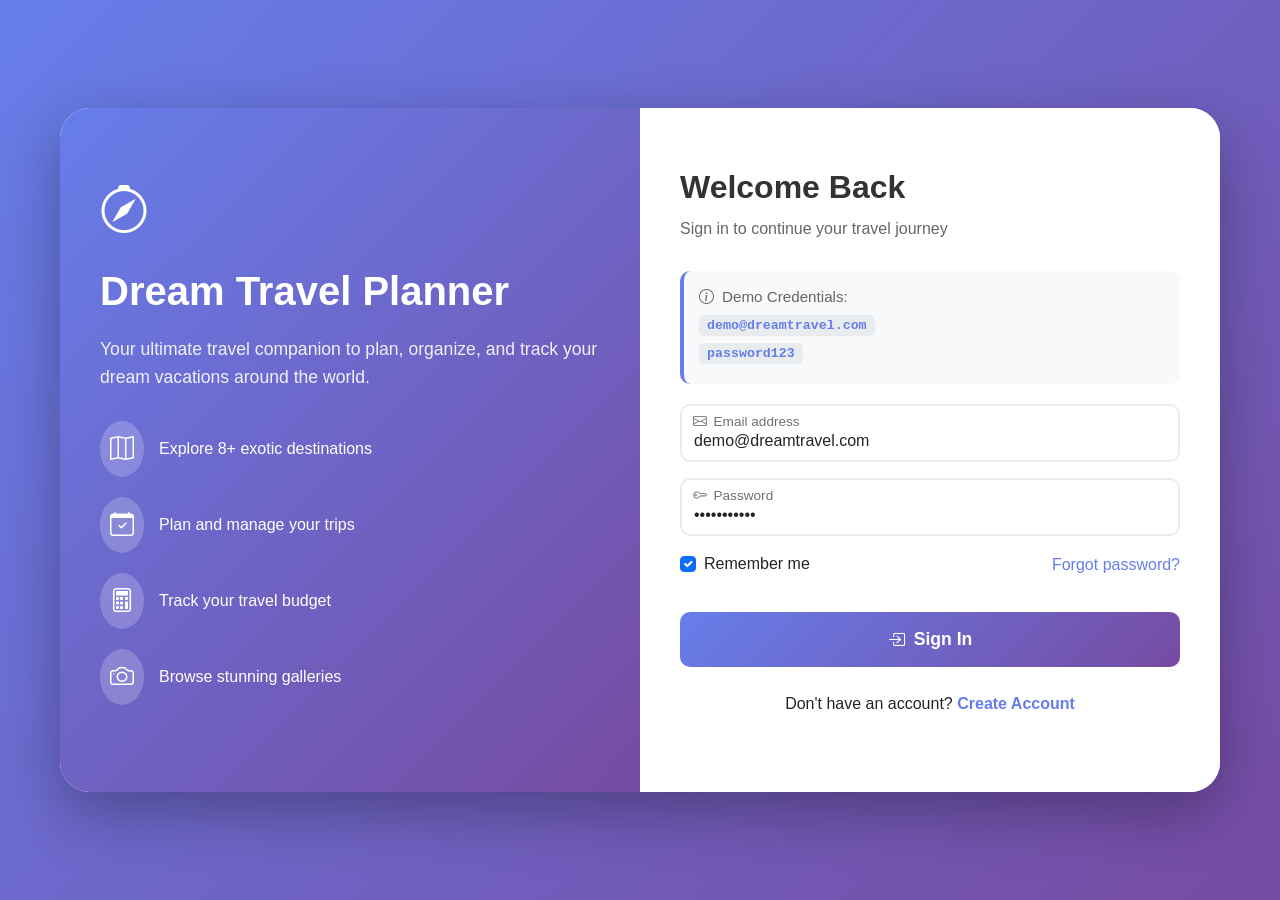
<file: reviews.html>
<!DOCTYPE html>
<html lang="en">
<head>
    <meta charset="UTF-8">
    <meta name="viewport" content="width=device-width, initial-scale=1.0">
    <title>Reviews - Dream Travel</title>
    <link href="https://cdn.jsdelivr.net/npm/bootstrap@5.3.2/dist/css/bootstrap.min.css" rel="stylesheet">
    <link rel="stylesheet" href="https://cdn.jsdelivr.net/npm/bootstrap-icons@1.11.3/font/bootstrap-icons.min.css">
    <link rel="stylesheet" href="css/style.css">
</head>
<body>
    <nav class="navbar navbar-expand-lg navbar-dark sticky-top">
        <div class="container">
            <a class="navbar-brand" href="index.html"><i class="bi bi-compass"></i> DreamTravel</a>
            <button class="navbar-toggler" type="button" data-bs-toggle="collapse" data-bs-target="#navbarNav">
                <span class="navbar-toggler-icon"></span>
            </button>
            <div class="collapse navbar-collapse" id="navbarNav">
                <ul class="navbar-nav ms-auto">
                    <li class="nav-item"><a class="nav-link" href="index.html">Home</a></li>
                    <li class="nav-item"><a class="nav-link" href="destinations.html">Destinations</a></li>
                    <li class="nav-item"><a class="nav-link" href="planner.html">Planner</a></li>
                    <li class="nav-item"><a class="nav-link" href="budget.html">Budget</a></li>
                    <li class="nav-item"><a class="nav-link" href="gallery.html">Gallery</a></li>
                    <li class="nav-item"><a class="nav-link" href="tips.html">Tips</a></li>
                    <li class="nav-item"><a class="nav-link active" href="reviews.html">Reviews</a></li>
                    <li class="nav-item"><a class="nav-link" href="about.html">About</a></li>
                    <li class="nav-item"><a class="nav-link" href="contact.html">Contact</a></li>
                    
                    <!-- User Menu -->
                    <li class="nav-item dropdown" id="userMenu"></li>
                </ul>
            </div>
        </div>
    </nav>

    <div class="container py-5">
        <h2 class="section-title">Traveler Reviews</h2>
        
        <div class="row">
            <div class="col-lg-4 mb-4">
                <div class="budget-card">
                    <h4 class="mb-3">Write a Review</h4>
                    <form onsubmit="submitReview(event)">
                        <div class="mb-3">
                            <input type="text" class="form-control" id="reviewerName" placeholder="Your Name" required>
                        </div>
                        <div class="mb-3">
                            <select class="form-select" id="rating" required>
                                <option value="">Select rating</option>
                                <option value="5">★★★★★ (5 stars)</option>
                                <option value="4">★★★★☆ (4 stars)</option>
                                <option value="3">★★★☆☆ (3 stars)</option>
                                <option value="2">★★☆☆☆ (2 stars)</option>
                                <option value="1">★☆☆☆☆ (1 star)</option>
                            </select>
                        </div>
                        <div class="mb-3">
                            <textarea class="form-control" id="reviewText" rows="4" placeholder="Share your experience..." required></textarea>
                        </div>
                        <button type="submit" class="btn btn-primary w-100">Submit Review</button>
                    </form>
                </div>
            </div>
            
            <div class="col-lg-8">
                <div id="reviewsContainer">
                    <div class="review-card">
                        <div class="text-warning fs-5">★★★★★</div>
                        <p class="mt-2">"Dream Travel Planner made organizing our honeymoon so easy. The budget tool was a lifesaver!"</p>
                        <strong>- Sarah & Mike</strong>
                        <small class="text-muted d-block mt-2">March 15, 2026</small>
                    </div>
                    
                    <div class="review-card">
                        <div class="text-warning fs-5">★★★★☆</div>
                        <p class="mt-2">"Great selection of destinations and very intuitive planner. Highly recommended!"</p>
                        <strong>- Alex Chen</strong>
                        <small class="text-muted d-block mt-2">March 10, 2026</small>
                    </div>
                    
                    <div class="review-card">
                        <div class="text-warning fs-5">★★★★★</div>
                        <p class="mt-2">"Used this for my solo trip to Japan. Everything was perfectly organized."</p>
                        <strong>- Emma Watson</strong>
                        <small class="text-muted d-block mt-2">March 5, 2026</small>
                    </div>
                </div>
            </div>
        </div>
    </div>

    <footer class="text-center">
        <div class="container">
            <p class="mb-0">© 2026 Dream Travel Planner. All rights reserved.</p>
            <p class="mb-0 mt-2">
                <a href="#" class="text-decoration-none me-3">Privacy Policy</a>
                <a href="#" class="text-decoration-none">Terms of Service</a>
            </p>
        </div>
    </footer>

    <script src="https://cdn.jsdelivr.net/npm/bootstrap@5.3.2/dist/js/bootstrap.bundle.min.js"></script>
    <script src="js/script.js"></script>
    
    <!-- Auth Check and User Menu Script -->
    <script>
        (function() {
            const user = localStorage.getItem('dreamTravelUser');
            const currentPage = window.location.pathname.split('/').pop();
            const publicPages = ['login.html', 'signup.html'];
            
            if (!user && !publicPages.includes(currentPage)) {
                window.location.href = 'login.html';
                return;
            }
            
            if (user) {
                const userData = JSON.parse(user);
                const userMenu = document.getElementById('userMenu');
                if (userMenu) {
                    userMenu.innerHTML = `
                        <a class="nav-link dropdown-toggle" href="#" role="button" data-bs-toggle="dropdown">
                            <i class="bi bi-person-circle"></i> ${userData.name || userData.email.split('@')[0]}
                        </a>
                        <ul class="dropdown-menu dropdown-menu-end">
                            <li><a class="dropdown-item" href="profile.html"><i class="bi bi-person me-2"></i>Profile</a></li>
                            <li><a class="dropdown-item" href="planner.html"><i class="bi bi-suitcase me-2"></i>My Trips</a></li>
                            <li><hr class="dropdown-divider"></li>
                            <li><a class="dropdown-item text-danger" href="#" onclick="logout()"><i class="bi bi-box-arrow-right me-2"></i>Logout</a></li>
                        </ul>
                    `;
                }
            }
        })();
        
        function logout() {
            localStorage.removeItem('dreamTravelUser');
            window.location.href = 'login.html';
        }
    </script>
</body>
</html>
</file>
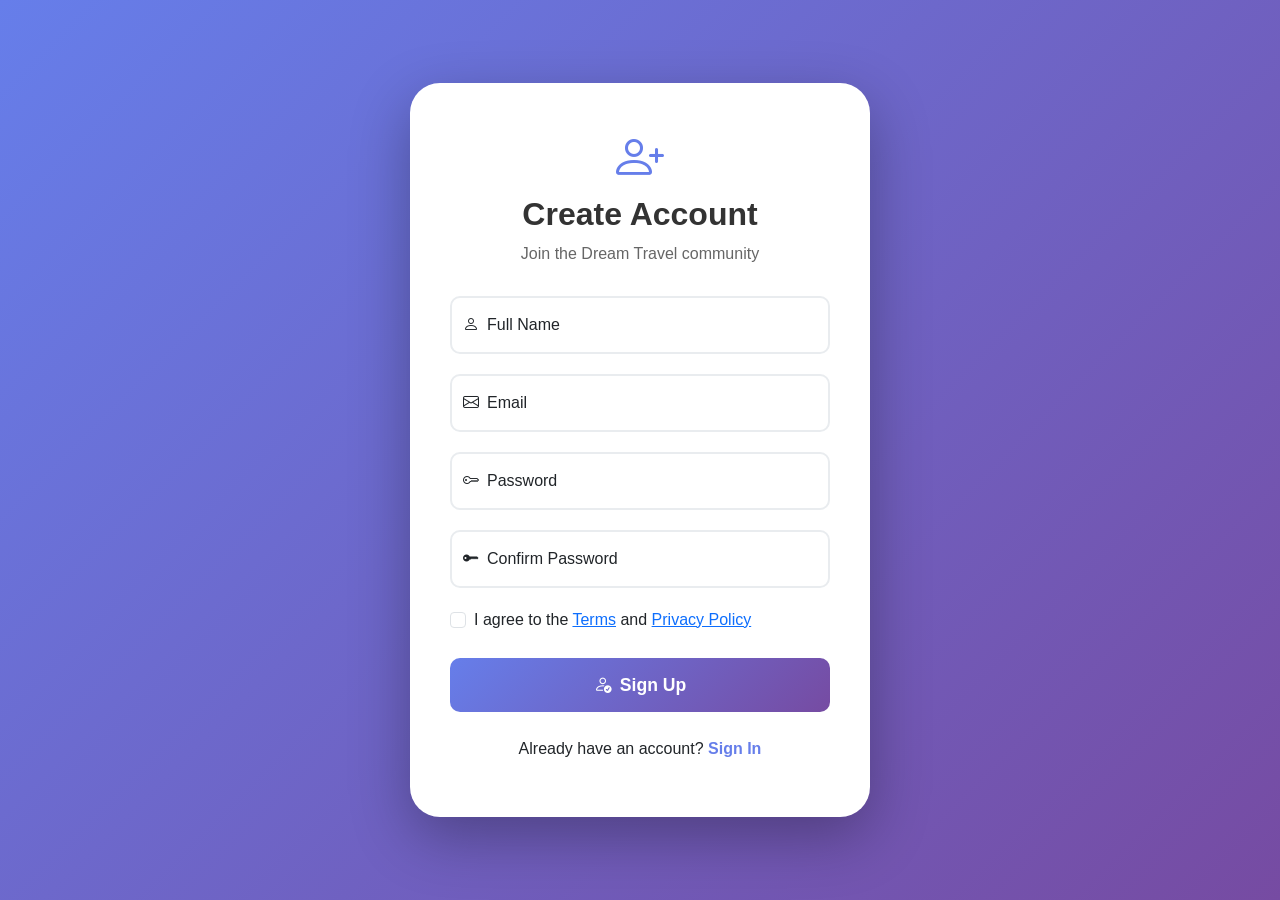
<file: signup.html>
<!DOCTYPE html>
<html lang="en">
<head>
    <meta charset="UTF-8">
    <meta name="viewport" content="width=device-width, initial-scale=1.0">
    <title>Sign Up - Dream Travel Planner</title>
    <link href="https://cdn.jsdelivr.net/npm/bootstrap@5.3.2/dist/css/bootstrap.min.css" rel="stylesheet">
    <link rel="stylesheet" href="https://cdn.jsdelivr.net/npm/bootstrap-icons@1.11.3/font/bootstrap-icons.min.css">
    <style>
        * {
            margin: 0;
            padding: 0;
            box-sizing: border-box;
        }
        
        body {
            font-family: 'Segoe UI', Tahoma, Geneva, Verdana, sans-serif;
            background: linear-gradient(135deg, #667eea 0%, #764ba2 100%);
            min-height: 100vh;
            display: flex;
            align-items: center;
            justify-content: center;
        }
        
        .signup-container {
            width: 100%;
            max-width: 500px;
            padding: 20px;
        }
        
        .signup-card {
            background: white;
            border-radius: 30px;
            padding: 40px;
            box-shadow: 0 20px 60px rgba(0,0,0,0.3);
        }
        
        .signup-header {
            text-align: center;
            margin-bottom: 30px;
        }
        
        .signup-header i {
            font-size: 3rem;
            color: #667eea;
            margin-bottom: 15px;
        }
        
        .signup-header h2 {
            font-size: 2rem;
            font-weight: 700;
            color: #333;
        }
        
        .signup-header p {
            color: #666;
        }
        
        .form-floating {
            margin-bottom: 20px;
        }
        
        .form-floating input {
            border-radius: 10px;
            border: 2px solid #e9ecef;
            padding: 1rem 0.75rem;
            height: auto;
        }
        
        .form-floating input:focus {
            border-color: #667eea;
            box-shadow: 0 0 0 0.2rem rgba(102, 126, 234, 0.25);
        }
        
        .signup-btn {
            width: 100%;
            padding: 14px;
            border-radius: 10px;
            font-weight: 600;
            font-size: 1.1rem;
            margin-top: 10px;
            background: linear-gradient(135deg, #667eea 0%, #764ba2 100%);
            border: none;
            color: white;
            transition: transform 0.2s;
        }
        
        .signup-btn:hover {
            transform: translateY(-2px);
            box-shadow: 0 10px 20px rgba(102, 126, 234, 0.4);
        }
        
        .login-link {
            text-align: center;
            margin-top: 25px;
        }
        
        .login-link a {
            color: #667eea;
            text-decoration: none;
            font-weight: 600;
        }
    </style>
</head>
<body>
    <div class="signup-container">
        <div class="signup-card">
            <div class="signup-header">
                <i class="bi bi-person-plus"></i>
                <h2>Create Account</h2>
                <p>Join the Dream Travel community</p>
            </div>
            
            <form id="signupForm">
                <div class="form-floating">
                    <input type="text" class="form-control" id="fullName" placeholder="John Doe" required>
                    <label><i class="bi bi-person me-2"></i>Full Name</label>
                </div>
                
                <div class="form-floating">
                    <input type="email" class="form-control" id="email" placeholder="name@example.com" required>
                    <label><i class="bi bi-envelope me-2"></i>Email</label>
                </div>
                
                <div class="form-floating">
                    <input type="password" class="form-control" id="password" placeholder="Password" required>
                    <label><i class="bi bi-key me-2"></i>Password</label>
                </div>
                
                <div class="form-floating">
                    <input type="password" class="form-control" id="confirmPassword" placeholder="Confirm Password" required>
                    <label><i class="bi bi-key-fill me-2"></i>Confirm Password</label>
                </div>
                
                <div class="mb-3">
                    <div class="form-check">
                        <input class="form-check-input" type="checkbox" id="terms" required>
                        <label class="form-check-label" for="terms">
                            I agree to the <a href="#">Terms</a> and <a href="#">Privacy Policy</a>
                        </label>
                    </div>
                </div>
                
                <button type="submit" class="signup-btn">
                    <i class="bi bi-person-check me-2"></i>Sign Up
                </button>
            </form>
            
            <div class="login-link">
                <p>Already have an account? <a href="login.html">Sign In</a></p>
            </div>
        </div>
    </div>

    <script>
        document.getElementById('signupForm').addEventListener('submit', function(e) {
            e.preventDefault();
            
            const name = document.getElementById('fullName').value;
            const email = document.getElementById('email').value;
            const password = document.getElementById('password').value;
            const confirm = document.getElementById('confirmPassword').value;
            
            if (!name || !email || !password || !confirm) {
                alert('Please fill all fields');
                return;
            }
            
            if (password !== confirm) {
                alert('Passwords do not match');
                return;
            }
            
            // Create user
            const userData = {
                name: name,
                email: email,
                loggedIn: true,
                created: new Date().toISOString()
            };
            
            localStorage.setItem('dreamTravelUser', JSON.stringify(userData));
            alert('Account created successfully!');
            window.location.href = 'index.html';
        });
    </script>
</body>
</html>
</file>
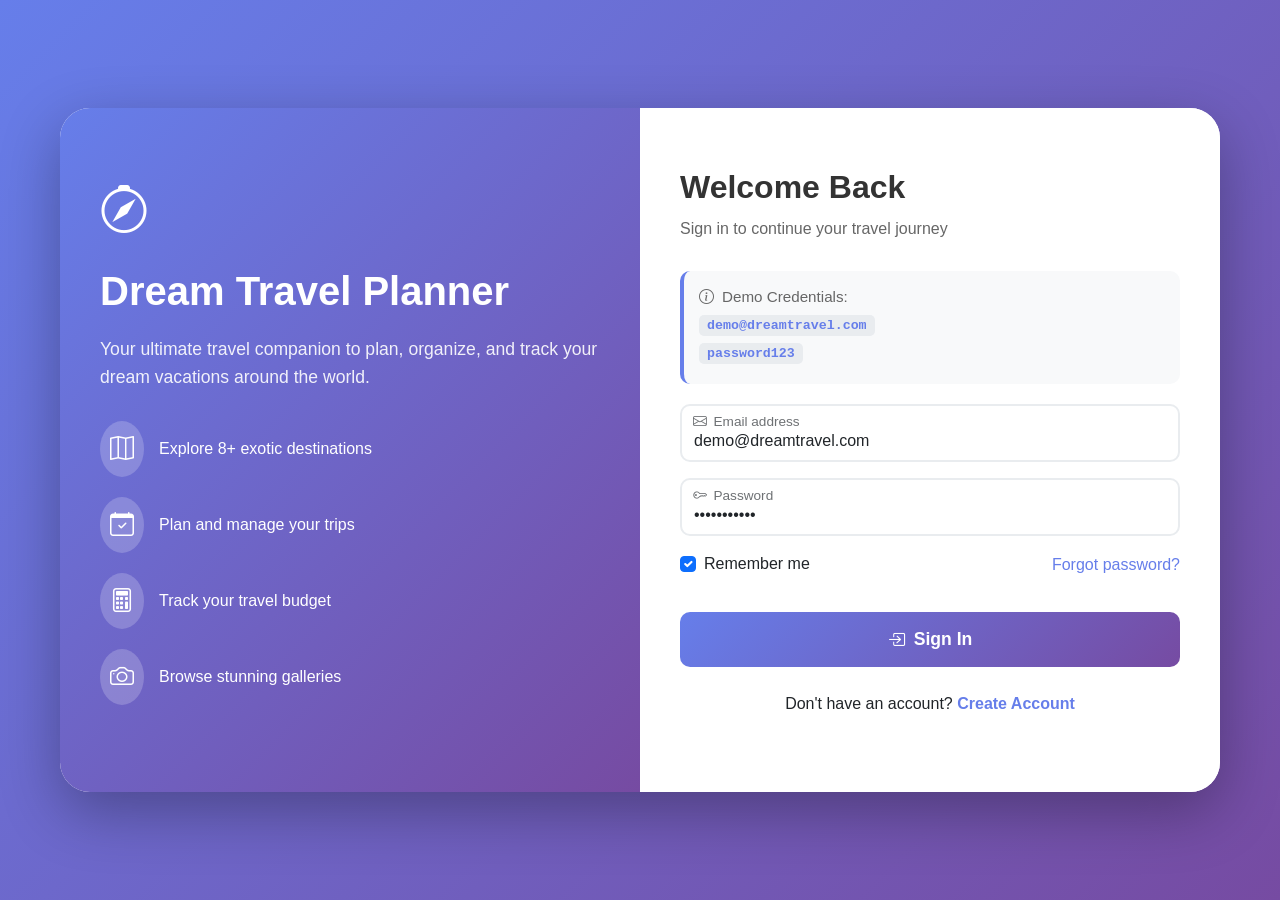
<file: tips.html>
<!DOCTYPE html>
<html lang="en">
<head>
    <meta charset="UTF-8">
    <meta name="viewport" content="width=device-width, initial-scale=1.0">
    <title>Travel Tips - Dream Travel</title>
    <link href="https://cdn.jsdelivr.net/npm/bootstrap@5.3.2/dist/css/bootstrap.min.css" rel="stylesheet">
    <link rel="stylesheet" href="https://cdn.jsdelivr.net/npm/bootstrap-icons@1.11.3/font/bootstrap-icons.min.css">
    <link rel="stylesheet" href="css/style.css">
</head>
<body>
    <nav class="navbar navbar-expand-lg navbar-dark sticky-top">
        <div class="container">
            <a class="navbar-brand" href="index.html"><i class="bi bi-compass"></i> DreamTravel</a>
            <button class="navbar-toggler" type="button" data-bs-toggle="collapse" data-bs-target="#navbarNav">
                <span class="navbar-toggler-icon"></span>
            </button>
            <div class="collapse navbar-collapse" id="navbarNav">
                <ul class="navbar-nav ms-auto">
                    <li class="nav-item"><a class="nav-link" href="index.html">Home</a></li>
                    <li class="nav-item"><a class="nav-link" href="destinations.html">Destinations</a></li>
                    <li class="nav-item"><a class="nav-link" href="planner.html">Planner</a></li>
                    <li class="nav-item"><a class="nav-link" href="budget.html">Budget</a></li>
                    <li class="nav-item"><a class="nav-link" href="gallery.html">Gallery</a></li>
                    <li class="nav-item"><a class="nav-link active" href="tips.html">Tips</a></li>
                    <li class="nav-item"><a class="nav-link" href="reviews.html">Reviews</a></li>
                    <li class="nav-item"><a class="nav-link" href="about.html">About</a></li>
                    <li class="nav-item"><a class="nav-link" href="contact.html">Contact</a></li>
                    
                    <!-- User Menu -->
                    <li class="nav-item dropdown" id="userMenu"></li>
                </ul>
            </div>
        </div>
    </nav>

    <div class="container py-5">
        <h2 class="section-title">Essential Travel Tips</h2>
        
        <div class="row g-4">
            <div class="col-md-6">
                <div class="card h-100">
                    <div class="card-body">
                        <div class="d-flex align-items-center mb-3">
                            <i class="bi bi-shield-check text-primary fs-1 me-3"></i>
                            <h4 class="mb-0">Safety First</h4>
                        </div>
                        <ul class="list-group list-group-flush">
                            <li class="list-group-item">✓ Keep digital copies of important documents</li>
                            <li class="list-group-item">✓ Share your itinerary with family</li>
                            <li class="list-group-item">✓ Get travel insurance</li>
                            <li class="list-group-item">✓ Save emergency contacts</li>
                        </ul>
                    </div>
                </div>
            </div>
            
            <div class="col-md-6">
                <div class="card h-100">
                    <div class="card-body">
                        <div class="d-flex align-items-center mb-3">
                            <i class="bi bi-cash-stack text-primary fs-1 me-3"></i>
                            <h4 class="mb-0">Money Savvy</h4>
                        </div>
                        <ul class="list-group list-group-flush">
                            <li class="list-group-item">✓ Notify your bank about travel</li>
                            <li class="list-group-item">✓ Carry multiple payment methods</li>
                            <li class="list-group-item">✓ Learn local tipping customs</li>
                            <li class="list-group-item">✓ Keep emergency cash separate</li>
                        </ul>
                    </div>
                </div>
            </div>
            
            <div class="col-md-6">
                <div class="card h-100">
                    <div class="card-body">
                        <div class="d-flex align-items-center mb-3">
                            <i class="bi bi-suitcase text-primary fs-1 me-3"></i>
                            <h4 class="mb-0">Packing Smart</h4>
                        </div>
                        <ul class="list-group list-group-flush">
                            <li class="list-group-item">✓ Pack versatile clothing items</li>
                            <li class="list-group-item">✓ Roll clothes to save space</li>
                            <li class="list-group-item">✓ Bring a reusable water bottle</li>
                            <li class="list-group-item">✓ Pack a basic first-aid kit</li>
                        </ul>
                    </div>
                </div>
            </div>
            
            <div class="col-md-6">
                <div class="card h-100">
                    <div class="card-body">
                        <div class="d-flex align-items-center mb-3">
                            <i class="bi bi-translate text-primary fs-1 me-3"></i>
                            <h4 class="mb-0">Local Culture</h4>
                        </div>
                        <ul class="list-group list-group-flush">
                            <li class="list-group-item">✓ Learn basic local phrases</li>
                            <li class="list-group-item">✓ Research local customs</li>
                            <li class="list-group-item">✓ Dress appropriately</li>
                            <li class="list-group-item">✓ Try local food respectfully</li>
                        </ul>
                    </div>
                </div>
            </div>
        </div>
        
        <div class="row mt-5">
            <div class="col-12">
                <div class="budget-card">
                    <h4 class="mb-3">📋 Pre-Travel Checklist</h4>
                    <div class="row">
                        <div class="col-md-4">
                            <div class="form-check mb-2">
                                <input class="form-check-input" type="checkbox" id="check1">
                                <label class="form-check-label" for="check1">Passport valid for 6+ months</label>
                            </div>
                        </div>
                        <div class="col-md-4">
                            <div class="form-check mb-2">
                                <input class="form-check-input" type="checkbox" id="check2">
                                <label class="form-check-label" for="check2">Visa requirements checked</label>
                            </div>
                        </div>
                        <div class="col-md-4">
                            <div class="form-check mb-2">
                                <input class="form-check-input" type="checkbox" id="check3">
                                <label class="form-check-label" for="check3">Vaccinations up to date</label>
                            </div>
                        </div>
                    </div>
                </div>
            </div>
        </div>
    </div>

    <footer class="text-center">
        <div class="container">
            <p class="mb-0">© 2026 Dream Travel Planner. All rights reserved.</p>
            <p class="mb-0 mt-2">
                <a href="#" class="text-decoration-none me-3">Privacy Policy</a>
                <a href="#" class="text-decoration-none">Terms of Service</a>
            </p>
        </div>
    </footer>

    <script src="https://cdn.jsdelivr.net/npm/bootstrap@5.3.2/dist/js/bootstrap.bundle.min.js"></script>
    <script src="js/script.js"></script>
    
    <!-- Auth Check and User Menu Script -->
    <script>
        (function() {
            const user = localStorage.getItem('dreamTravelUser');
            const currentPage = window.location.pathname.split('/').pop();
            const publicPages = ['login.html', 'signup.html'];
            
            if (!user && !publicPages.includes(currentPage)) {
                window.location.href = 'login.html';
                return;
            }
            
            if (user) {
                const userData = JSON.parse(user);
                const userMenu = document.getElementById('userMenu');
                if (userMenu) {
                    userMenu.innerHTML = `
                        <a class="nav-link dropdown-toggle" href="#" role="button" data-bs-toggle="dropdown">
                            <i class="bi bi-person-circle"></i> ${userData.name || userData.email.split('@')[0]}
                        </a>
                        <ul class="dropdown-menu dropdown-menu-end">
                            <li><a class="dropdown-item" href="profile.html"><i class="bi bi-person me-2"></i>Profile</a></li>
                            <li><a class="dropdown-item" href="planner.html"><i class="bi bi-suitcase me-2"></i>My Trips</a></li>
                            <li><hr class="dropdown-divider"></li>
                            <li><a class="dropdown-item text-danger" href="#" onclick="logout()"><i class="bi bi-box-arrow-right me-2"></i>Logout</a></li>
                        </ul>
                    `;
                }
            }
        })();
        
        function logout() {
            localStorage.removeItem('dreamTravelUser');
            window.location.href = 'login.html';
        }
    </script>
</body>
</html>
</file>
<file: css/style.css>
/* ===== DREAM TRAVEL PLANNER - PROFESSIONAL STYLES ===== */
@import url('https://fonts.googleapis.com/css2?family=Inter:wght@300;400;500;600;700&family=Poppins:wght@500;600;700;800&display=swap');

* {
    margin: 0;
    padding: 0;
    box-sizing: border-box;
}

:root {
    --primary: #f7b731;
    --primary-dark: #e5a520;
    --secondary: #2c3e50;
    --accent: #3498db;
    --dark: #1e2b37;
    --light: #f8f9fa;
    --success: #27ae60;
    --shadow-sm: 0 5px 15px rgba(0,0,0,0.05);
    --shadow-md: 0 10px 25px rgba(0,0,0,0.1);
    --shadow-lg: 0 20px 40px rgba(0,0,0,0.15);
    --transition: all 0.3s ease;
}

body {
    font-family: 'Inter', sans-serif;
    background: var(--light);
    color: var(--dark);
    line-height: 1.6;
}

h1, h2, h3, h4, h5, h6 {
    font-family: 'Poppins', sans-serif;
    font-weight: 600;
    letter-spacing: -0.02em;
}

/* ===== NAVBAR ===== */
.navbar {
    background: rgba(10, 30, 45, 0.98) !important;
    backdrop-filter: blur(10px);
    box-shadow: var(--shadow-md);
    padding: 15px 0;
    transition: var(--transition);
}

.navbar-brand {
    font-size: 1.8rem;
    font-weight: 700;
    color: #fff !important;
    display: flex;
    align-items: center;
    gap: 10px;
}

.navbar-brand i {
    font-size: 2.2rem;
    color: var(--primary);
}

.nav-link {
    color: rgba(255,255,255,0.85) !important;
    font-weight: 500;
    margin: 0 5px;
    padding: 8px 16px !important;
    border-radius: 50px;
    transition: var(--transition);
}

.nav-link:hover, .nav-link.active {
    color: #fff !important;
    background: rgba(247, 183, 49, 0.2);
}

/* ===== HERO SECTION ===== */
.hero {
    position: relative;
    height: 90vh;
    background: linear-gradient(135deg, rgba(0,20,35,0.7), rgba(0,40,60,0.7)), url('../images/Amsterdam.jpg') center/cover fixed;
    display: flex;
    align-items: center;
    justify-content: center;
    text-align: center;
    color: white;
}

.hero-content {
    max-width: 800px;
    padding: 0 20px;
}

.hero h1 {
    font-size: clamp(2.5rem, 8vw, 5rem);
    font-weight: 800;
    margin-bottom: 20px;
    text-shadow: 2px 4px 20px rgba(0,0,0,0.5);
    animation: fadeUp 1s ease;
}

.hero p {
    font-size: 1.3rem;
    margin-bottom: 30px;
    opacity: 0.95;
    animation: fadeUp 1s ease 0.2s both;
}

@keyframes fadeUp {
    from {
        opacity: 0;
        transform: translateY(30px);
    }
    to {
        opacity: 1;
        transform: translateY(0);
    }
}

/* ===== BUTTONS ===== */
.btn-primary {
    background: var(--primary);
    border: none;
    color: var(--dark);
    font-weight: 600;
    padding: 14px 40px;
    border-radius: 50px;
    font-size: 1.1rem;
    transition: var(--transition);
    box-shadow: 0 8px 20px rgba(247, 183, 49, 0.3);
}

.btn-primary:hover {
    background: var(--primary-dark);
    transform: translateY(-3px);
    box-shadow: 0 15px 30px rgba(247, 183, 49, 0.4);
    color: var(--dark);
}

.btn-outline {
    background: transparent;
    border: 2px solid white;
    color: white;
    padding: 12px 35px;
    border-radius: 50px;
    font-weight: 600;
    transition: var(--transition);
}

.btn-outline:hover {
    background: white;
    color: var(--dark);
}

/* ===== CARDS ===== */
.card {
    border: none;
    border-radius: 24px;
    overflow: hidden;
    background: white;
    box-shadow: var(--shadow-sm);
    transition: var(--transition);
    height: 100%;
}

.card:hover {
    transform: translateY(-10px);
    box-shadow: var(--shadow-lg);
}

.card-img-top {
    height: 250px;
    object-fit: cover;
    transition: var(--transition);
}

.card:hover .card-img-top {
    transform: scale(1.05);
}

.card-body {
    padding: 1.8rem;
}

.card-title {
    font-size: 1.5rem;
    font-weight: 700;
    margin-bottom: 10px;
    color: var(--dark);
}

.card-text {
    color: #5a6b7a;
    margin-bottom: 15px;
}

/* ===== SECTION TITLES ===== */
.section-title {
    font-size: 2.8rem;
    font-weight: 700;
    color: var(--dark);
    text-align: center;
    margin-bottom: 3.5rem;
    position: relative;
}

.section-title:after {
    content: '';
    position: absolute;
    bottom: -15px;
    left: 50%;
    transform: translateX(-50%);
    width: 100px;
    height: 5px;
    background: var(--primary);
    border-radius: 5px;
}

/* ===== GALLERY ===== */
.gallery-item {
    position: relative;
    overflow: hidden;
    border-radius: 20px;
    cursor: pointer;
}

.gallery-item img {
    width: 100%;
    height: 280px;
    object-fit: cover;
    transition: var(--transition);
}

.gallery-item:hover img {
    transform: scale(1.1);
}

.gallery-overlay {
    position: absolute;
    bottom: 0;
    left: 0;
    right: 0;
    background: linear-gradient(to top, rgba(0,0,0,0.8), transparent);
    color: white;
    padding: 20px;
    transform: translateY(100%);
    transition: var(--transition);
}

.gallery-item:hover .gallery-overlay {
    transform: translateY(0);
}

/* ===== FORMS ===== */
.form-control, .form-select {
    border-radius: 15px;
    padding: 12px 20px;
    border: 2px solid #e9ecef;
    transition: var(--transition);
}

.form-control:focus, .form-select:focus {
    border-color: var(--primary);
    box-shadow: 0 0 0 0.25rem rgba(247, 183, 49, 0.25);
}

/* ===== BUDGET CARD ===== */
.budget-card {
    background: white;
    border-radius: 30px;
    padding: 2.5rem;
    box-shadow: var(--shadow-md);
}

/* ===== REVIEWS ===== */
.review-card {
    background: white;
    border-radius: 25px;
    padding: 2rem;
    box-shadow: var(--shadow-sm);
    margin-bottom: 20px;
    border-left: 5px solid var(--primary);
}

.reviewer-name {
    font-weight: 700;
    color: var(--dark);
    margin-top: 15px;
}

/* ===== FOOTER ===== */
footer {
    background: #0b202b;
    color: #ccddee;
    padding: 40px 0;
    margin-top: 70px;
}

footer a {
    color: var(--primary);
    text-decoration: none;
    transition: var(--transition);
}

footer a:hover {
    color: white;
}

/* ===== RESPONSIVE ===== */
@media (max-width: 768px) {
    .hero h1 {
        font-size: 2.5rem;
    }
    
    .hero p {
        font-size: 1.1rem;
    }
    
    .section-title {
        font-size: 2rem;
    }
    
    .navbar-brand {
        font-size: 1.5rem;
    }
}
</file>
